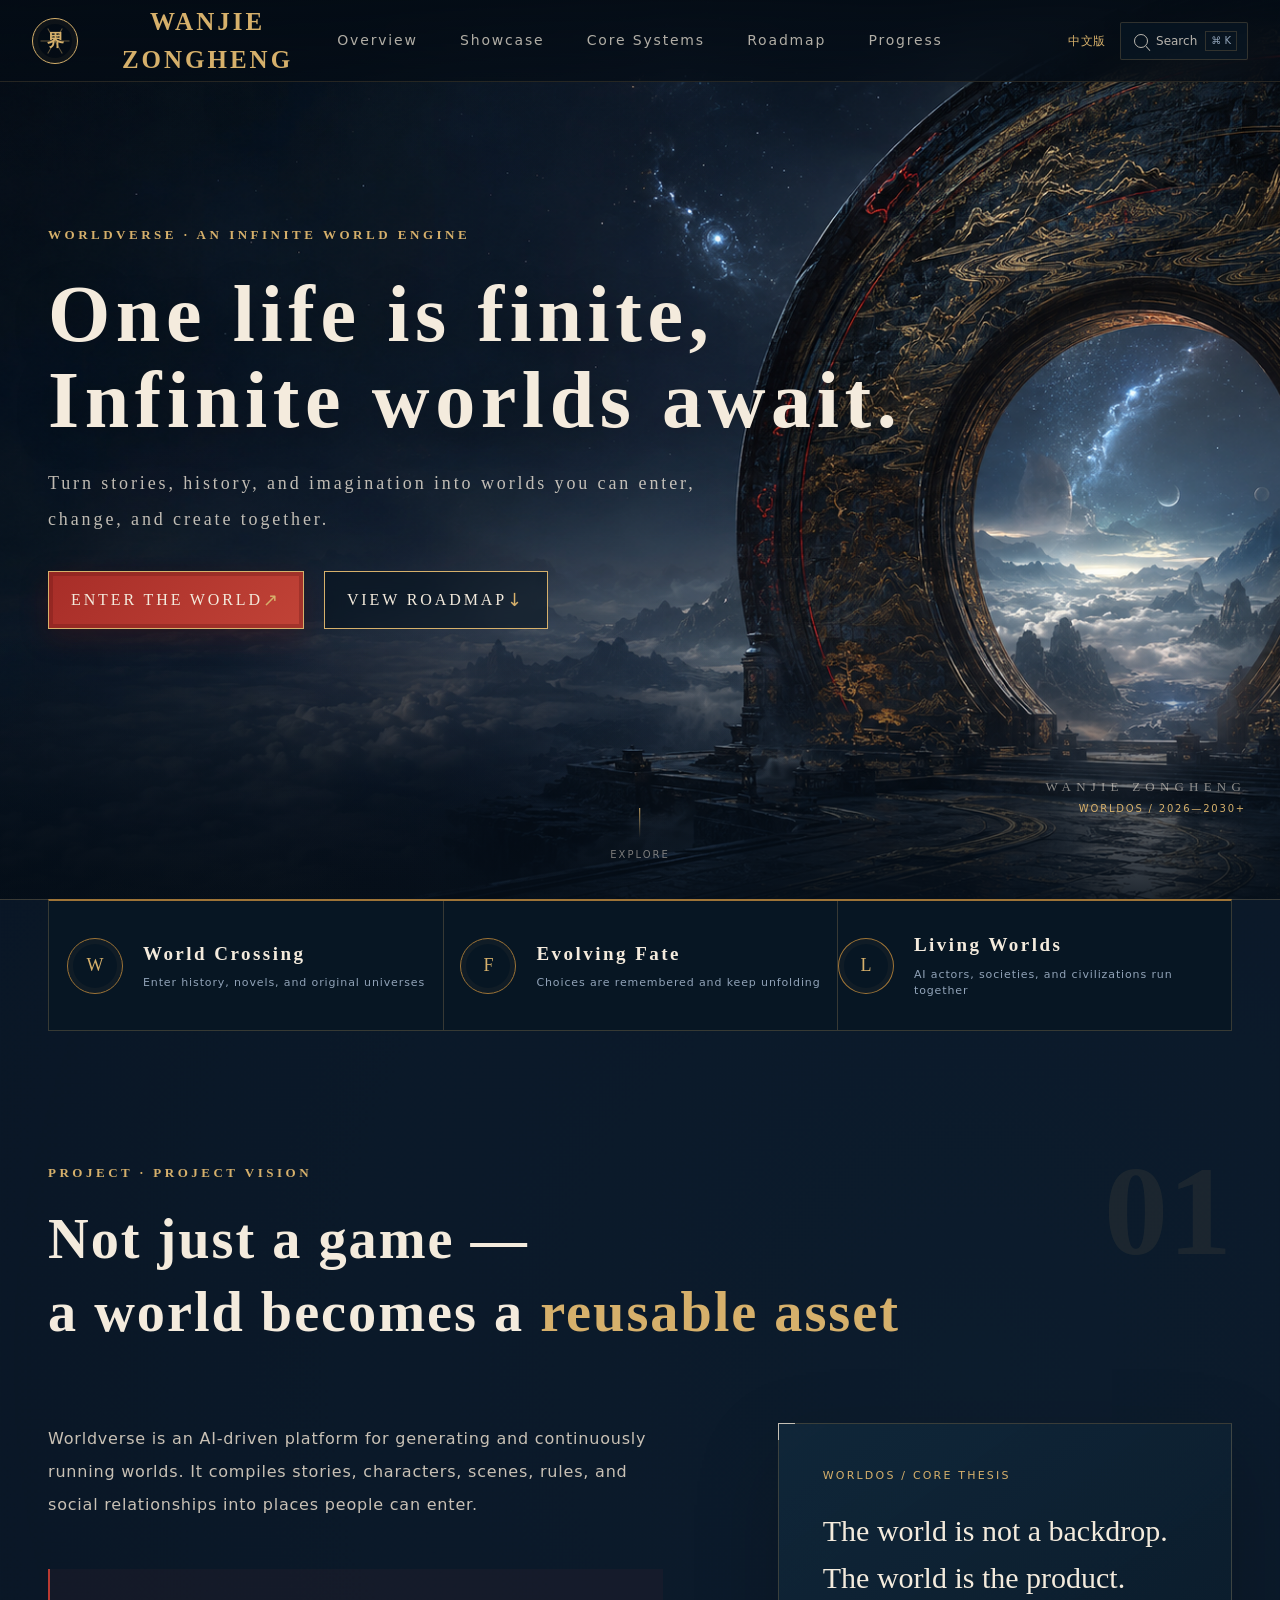
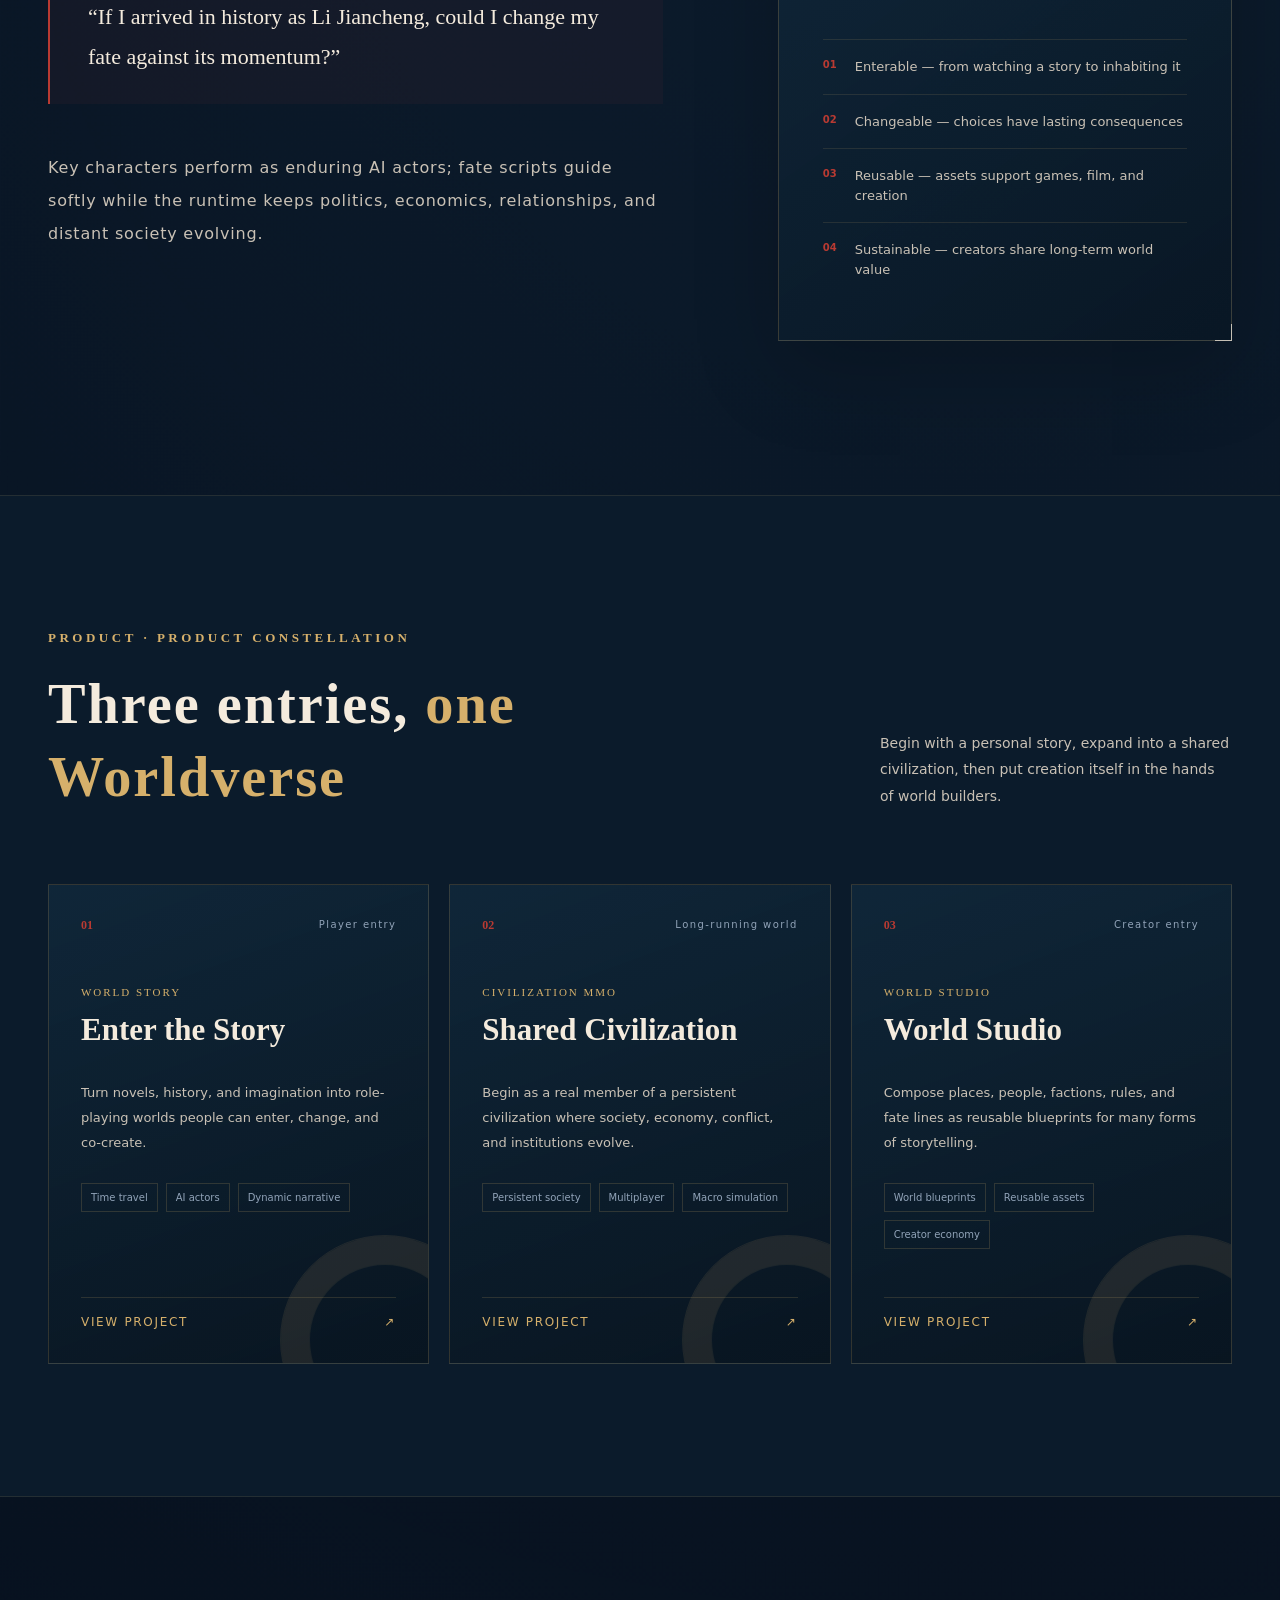
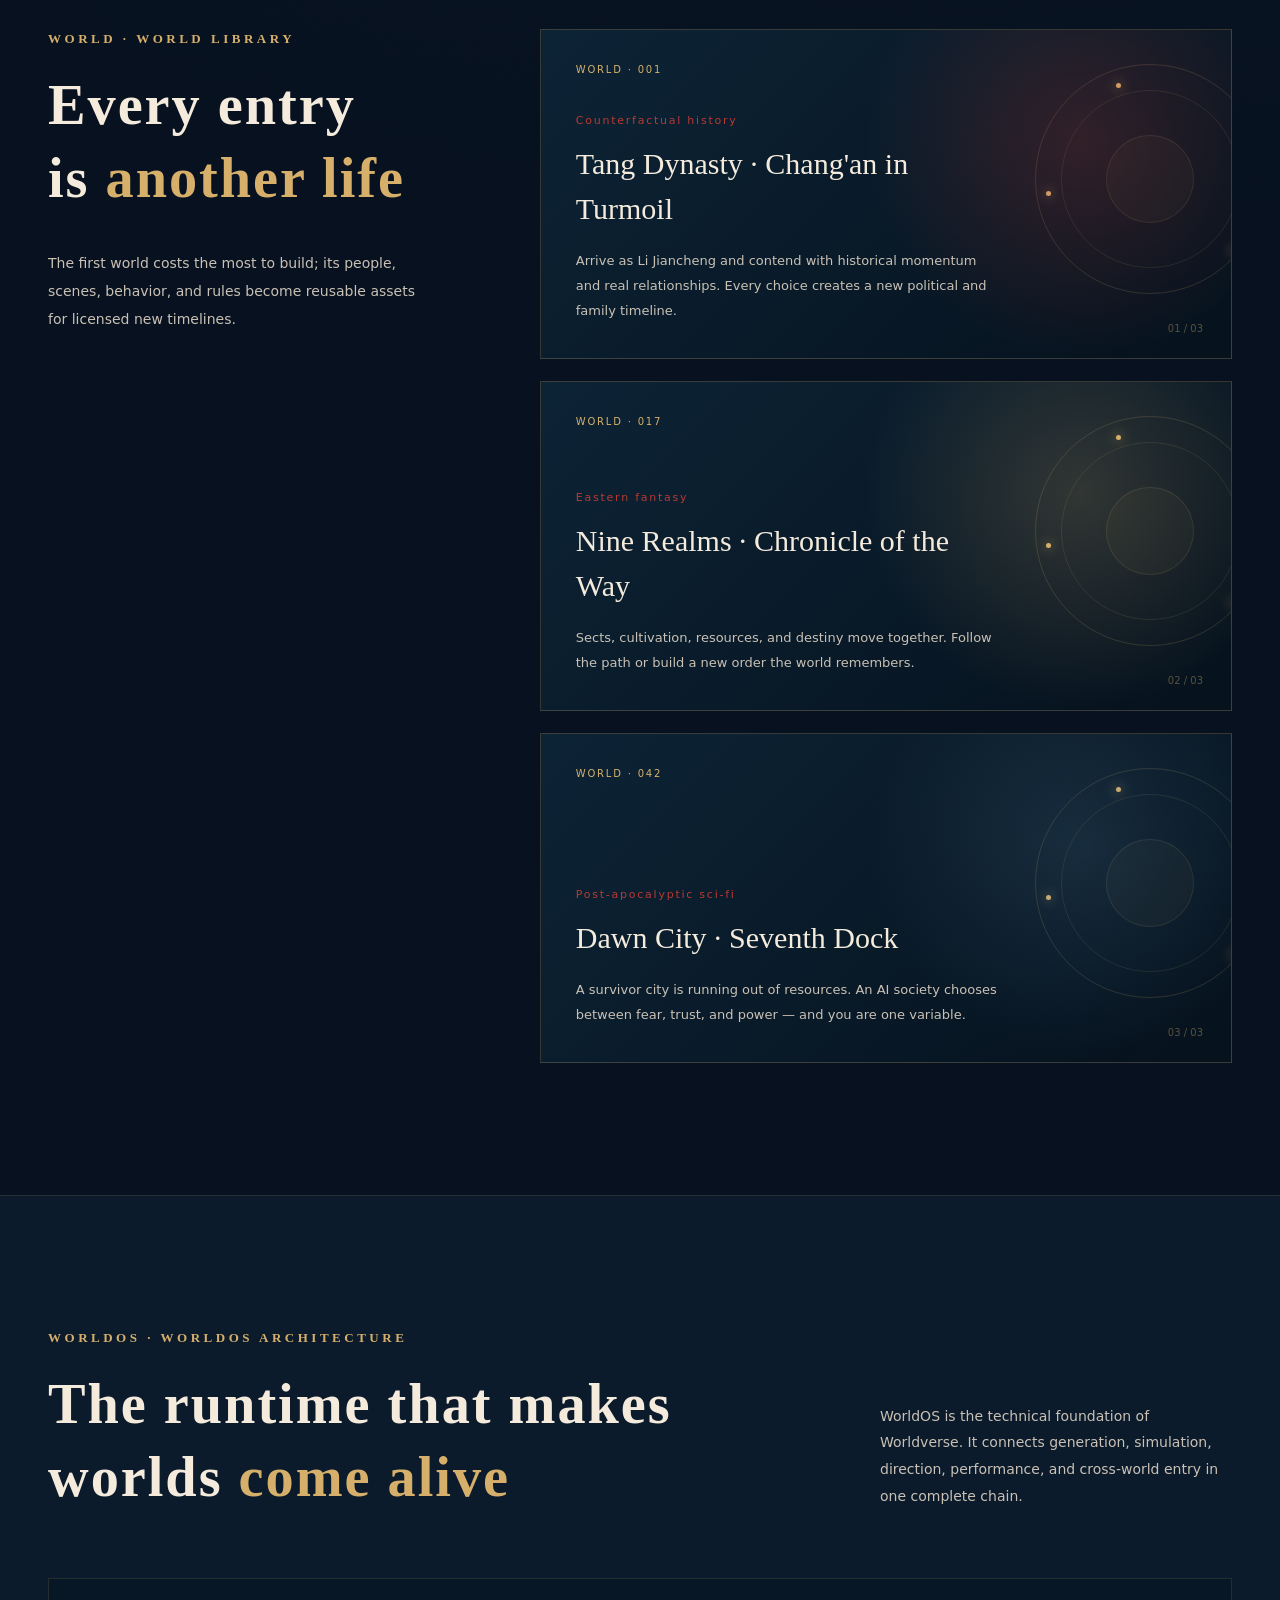
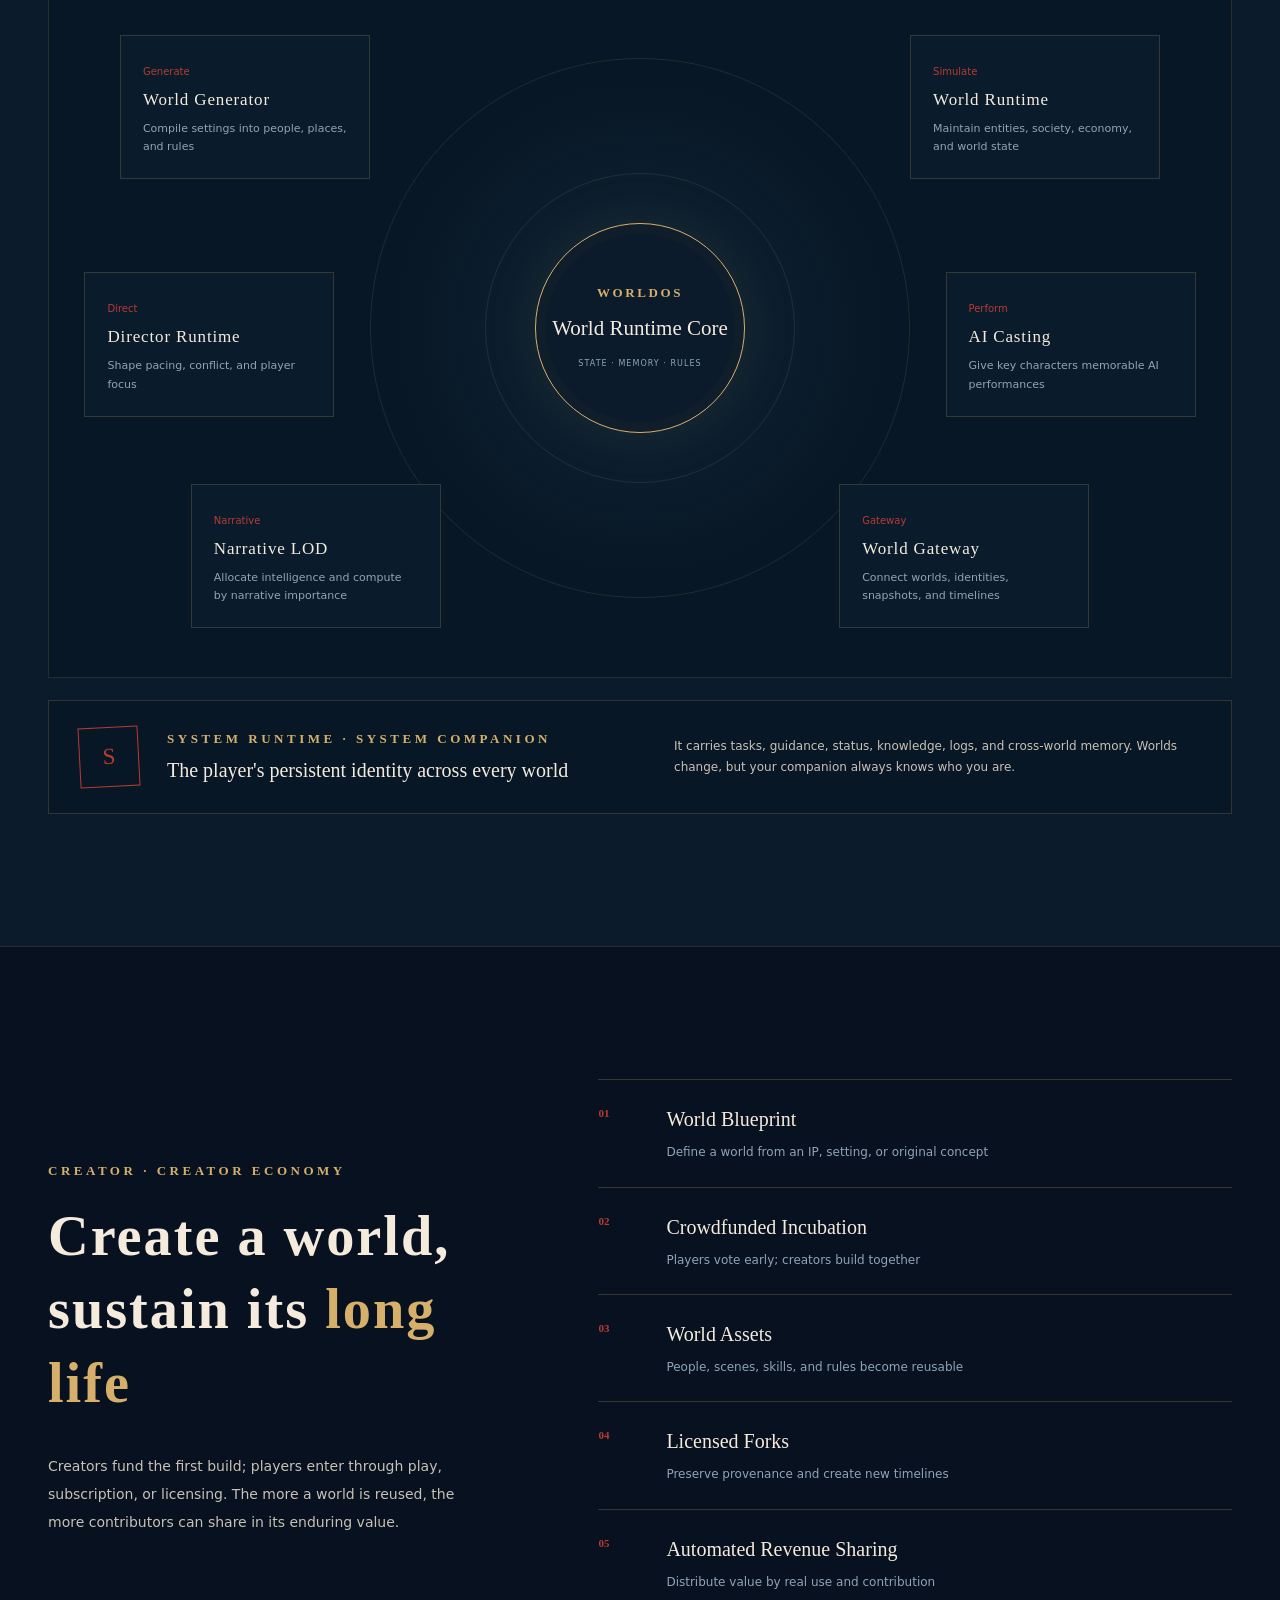
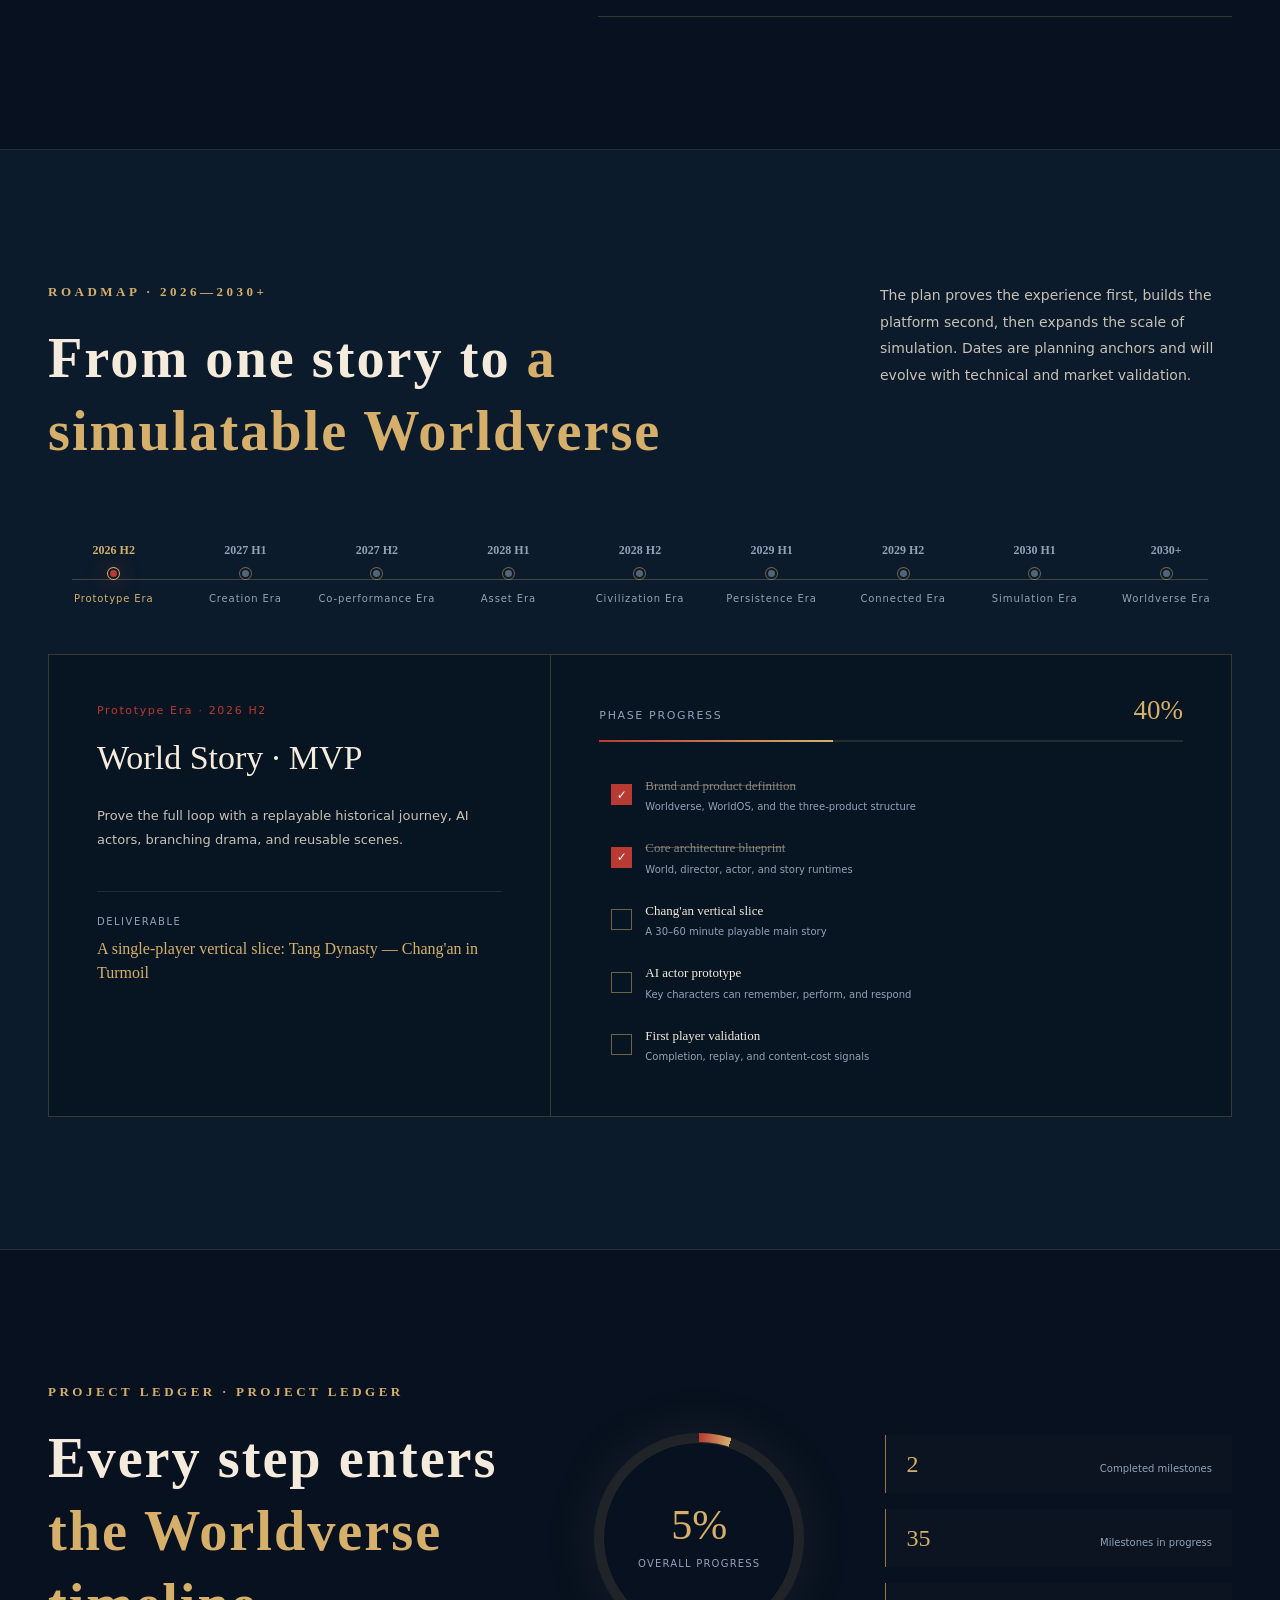
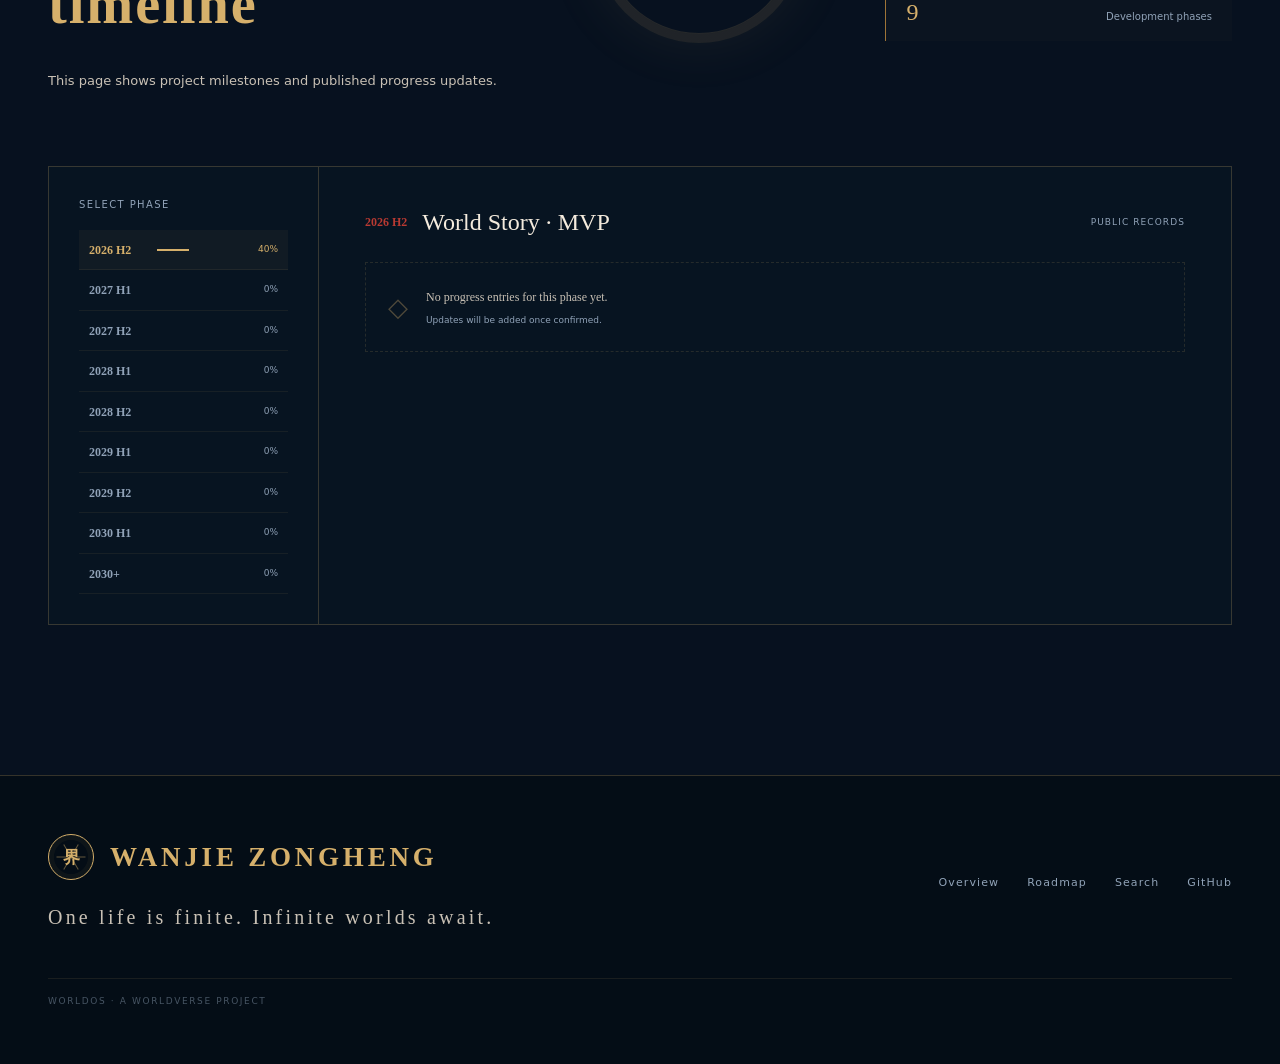
<file: index.html>
<!doctype html>
<html lang="en">
  <head>
    <meta charset="UTF-8">
    <meta name="viewport" content="width=device-width, initial-scale=1">
    <base href="./">
    <title>WorldOS | Worldverse</title>
    <meta name="description" content="Research into agent-driven interactive narrative and virtual world modeling, starting with a prototype set in Tang-era Chang’an.">
    <link rel="icon" href="favicon.svg">
    <link rel="stylesheet" href="assets/site-134ec84aee78.css">
    <script type="module" src="assets/site-ade3b05d9429.js"></script>
  </head>
  <body>
    <div id="root"></div>
    <noscript>Enable JavaScript to view the project overview, research roadmap, and progress.</noscript>
  </body>
</html>
</file>
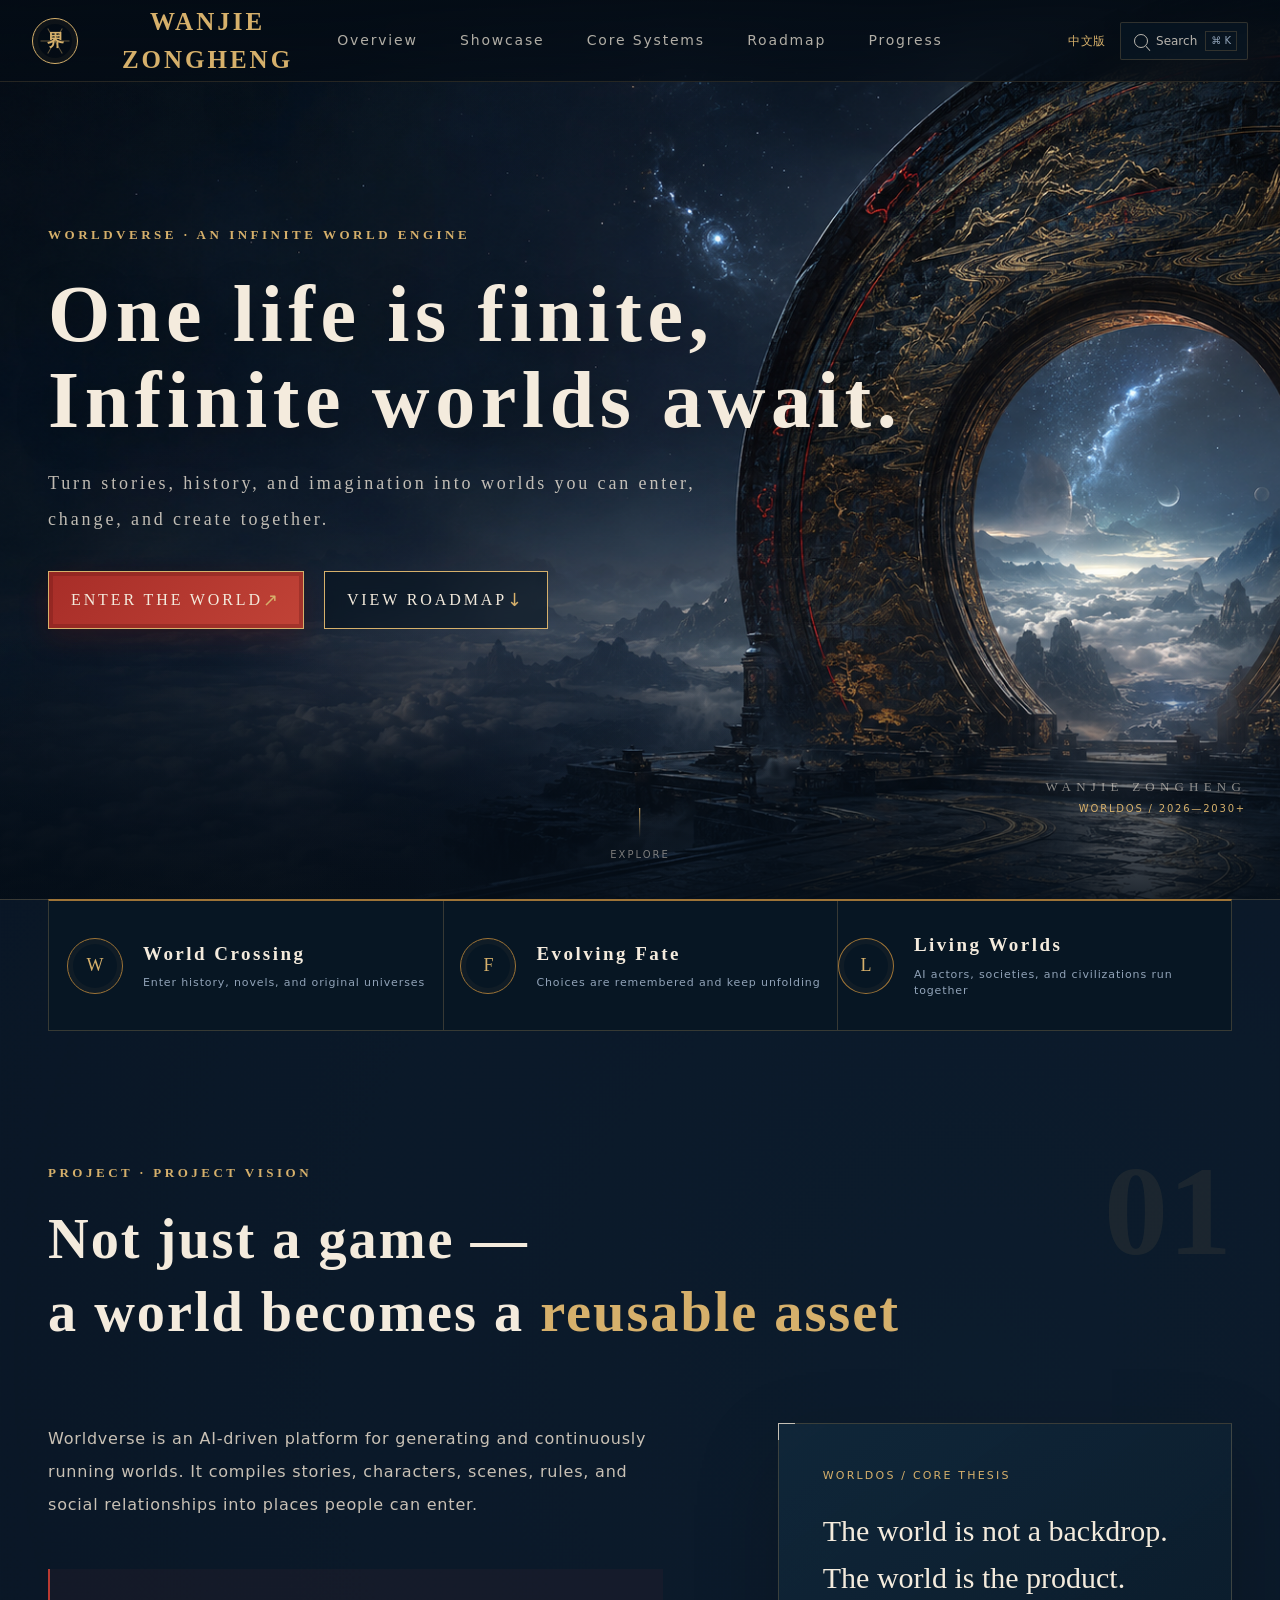
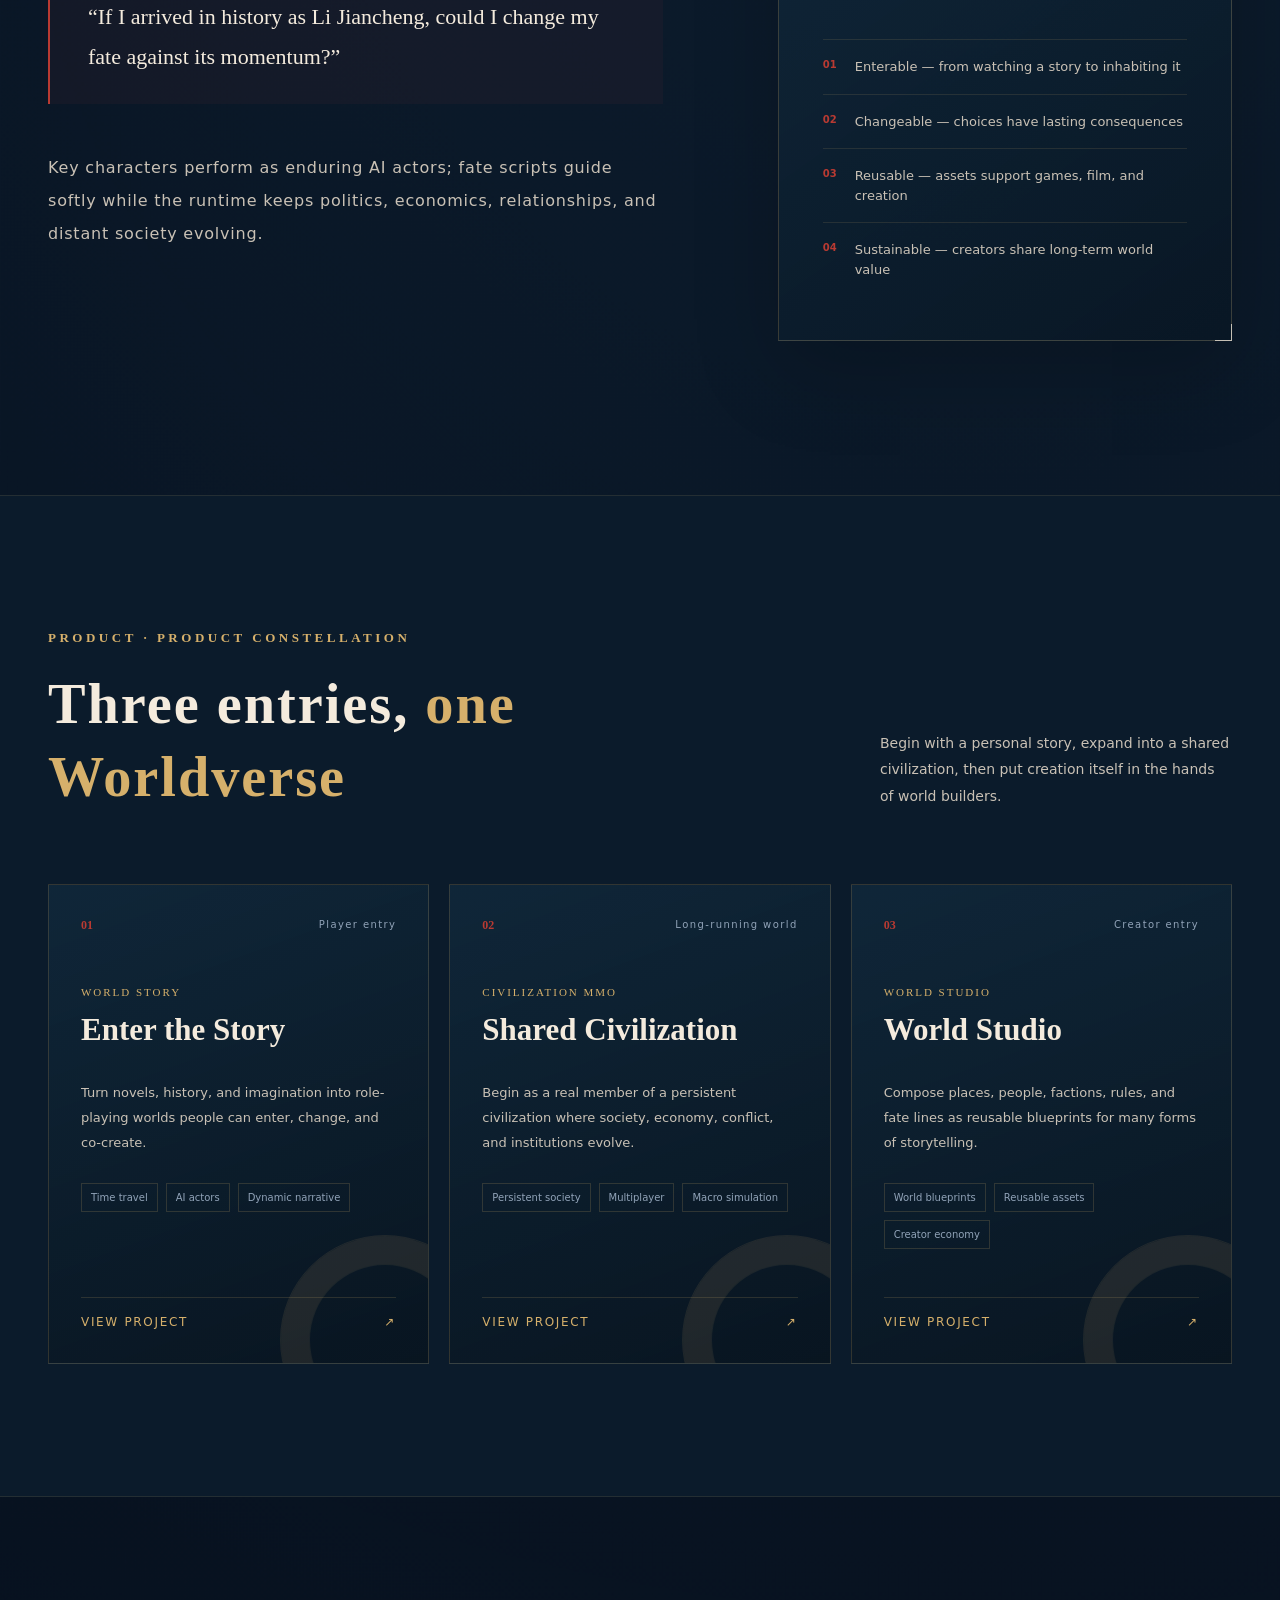
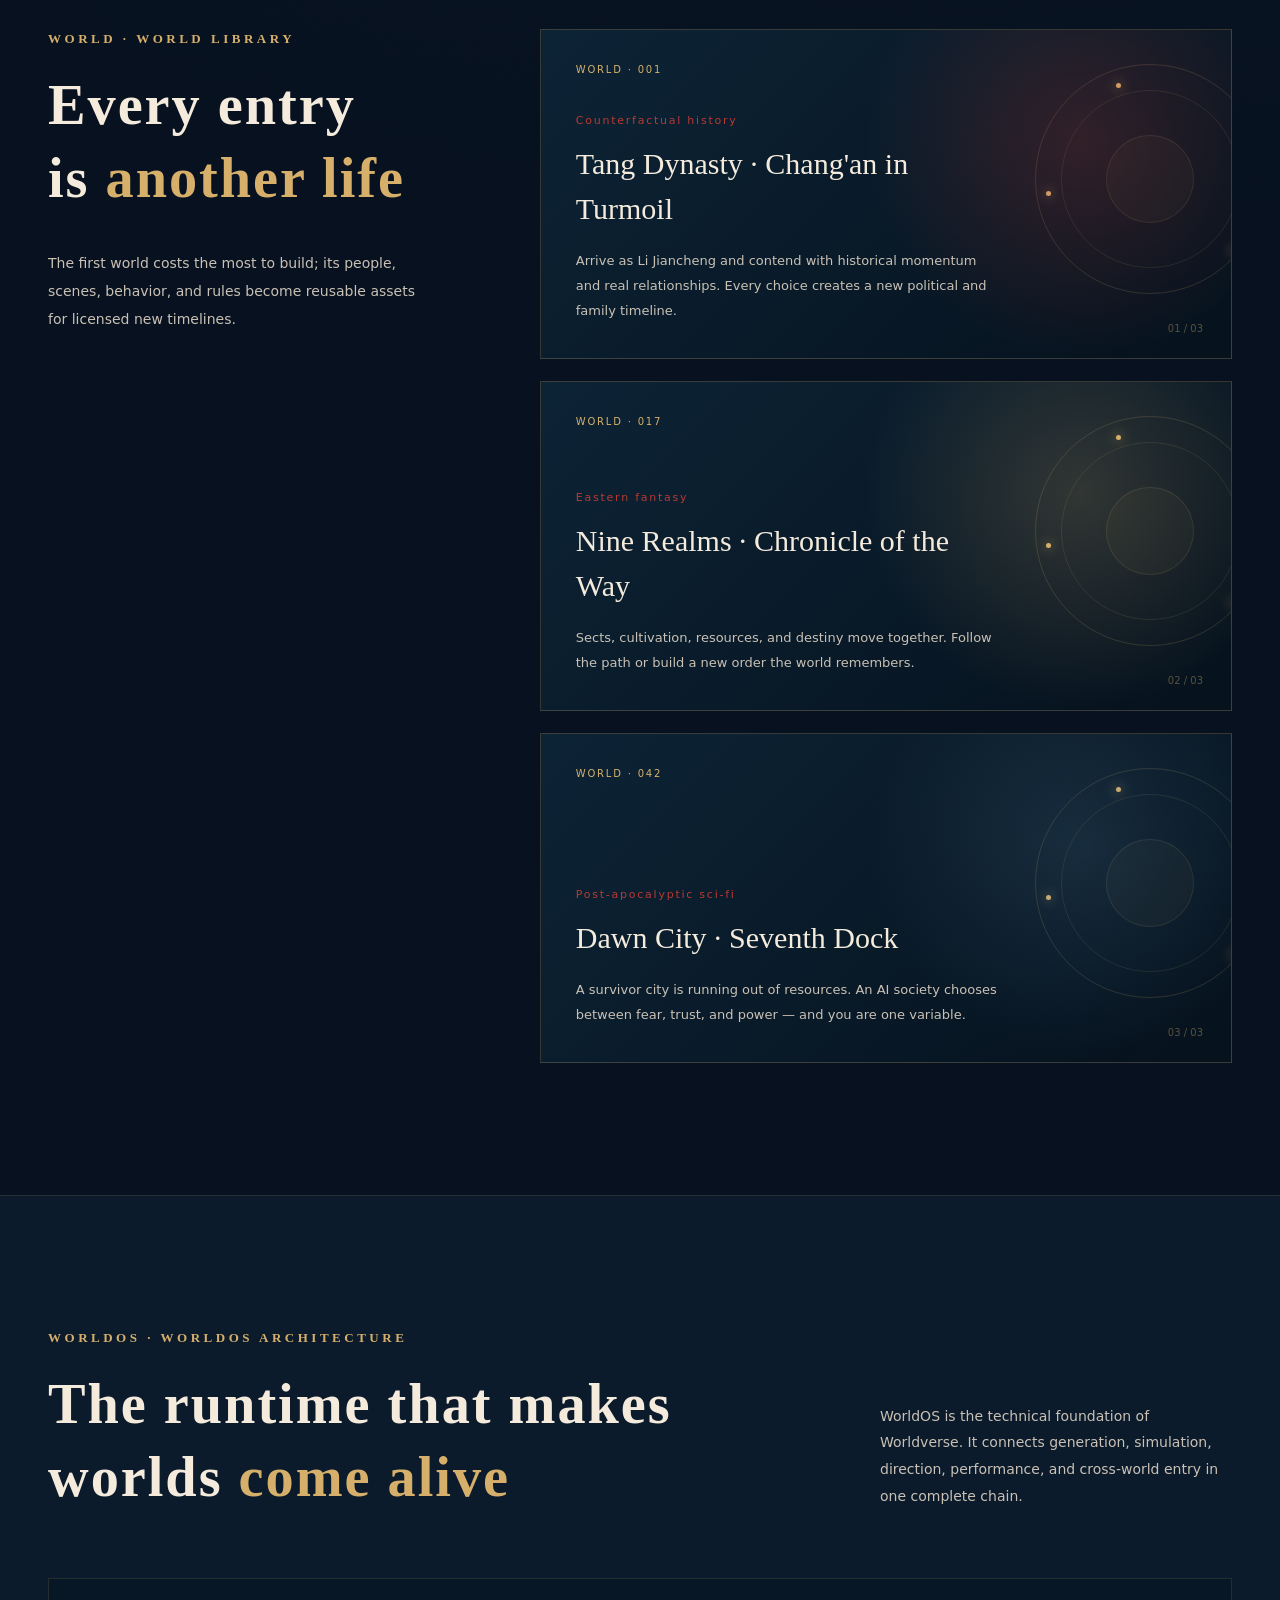
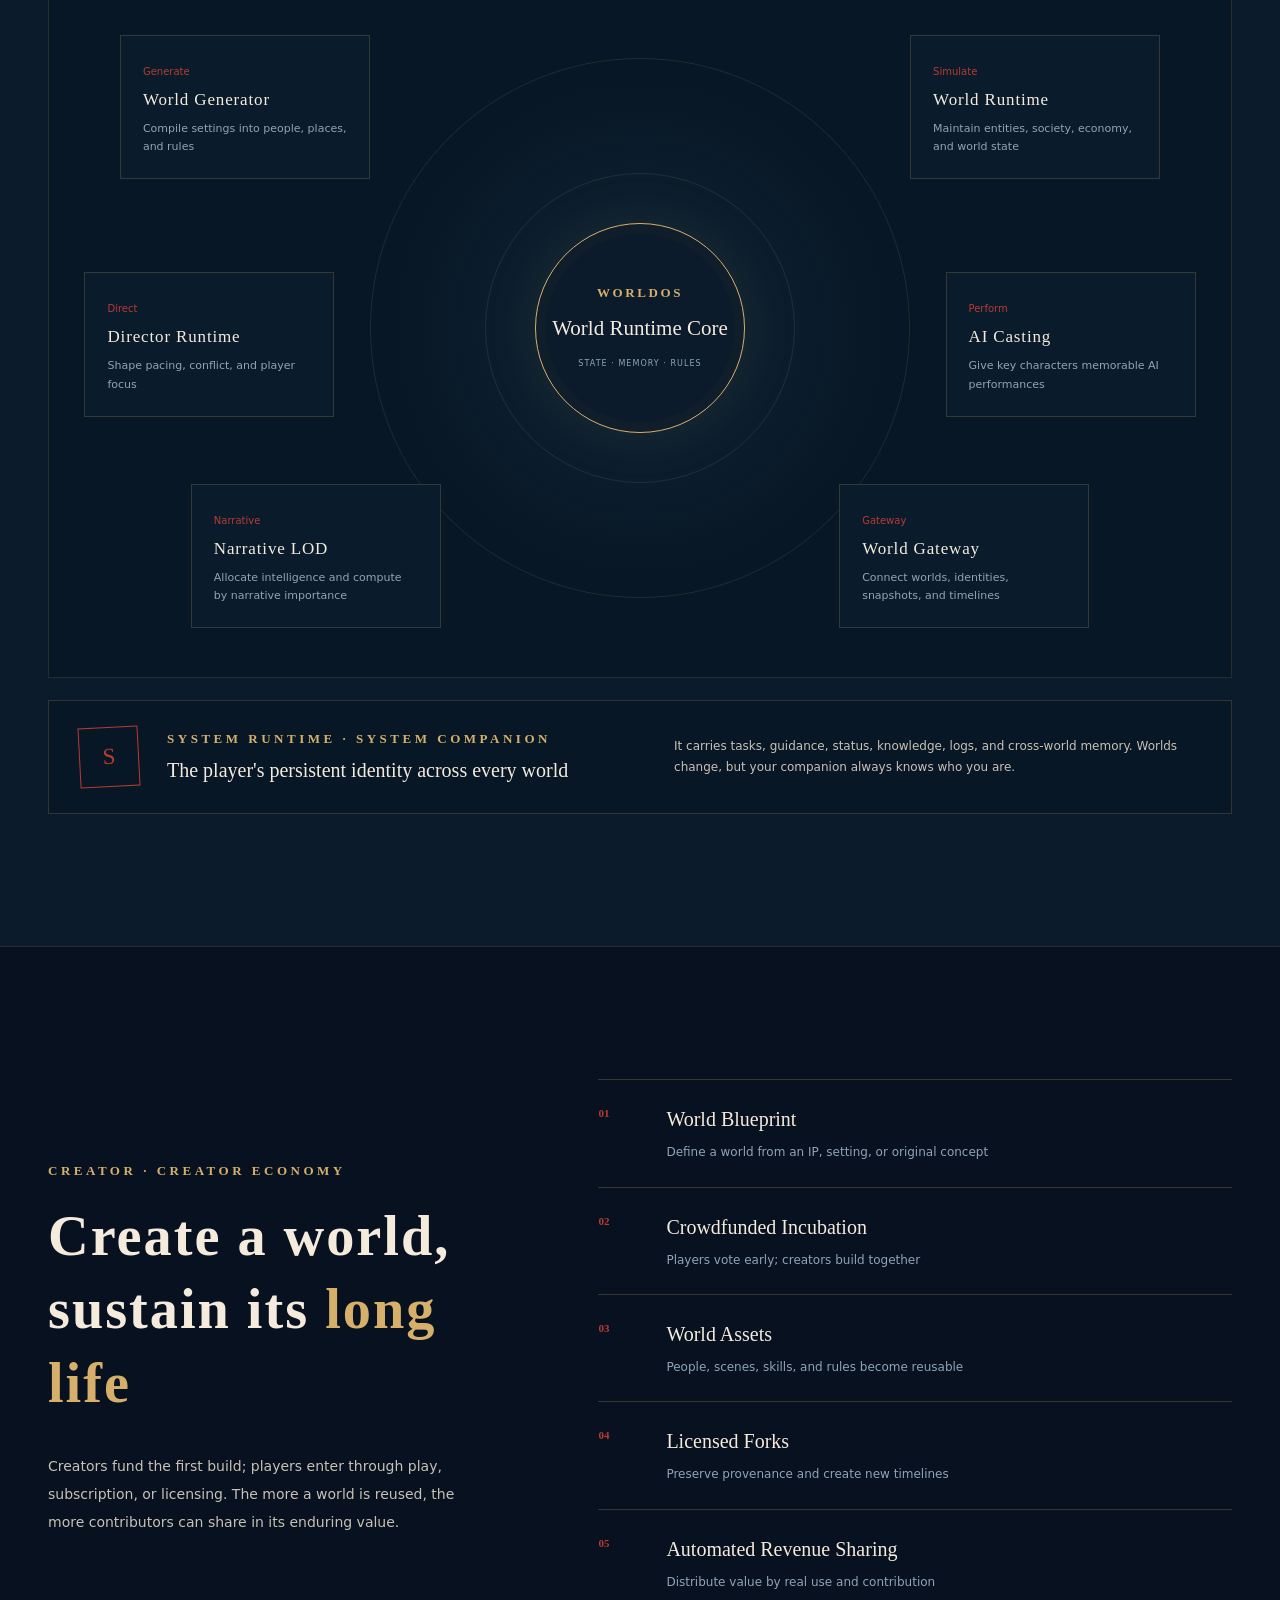
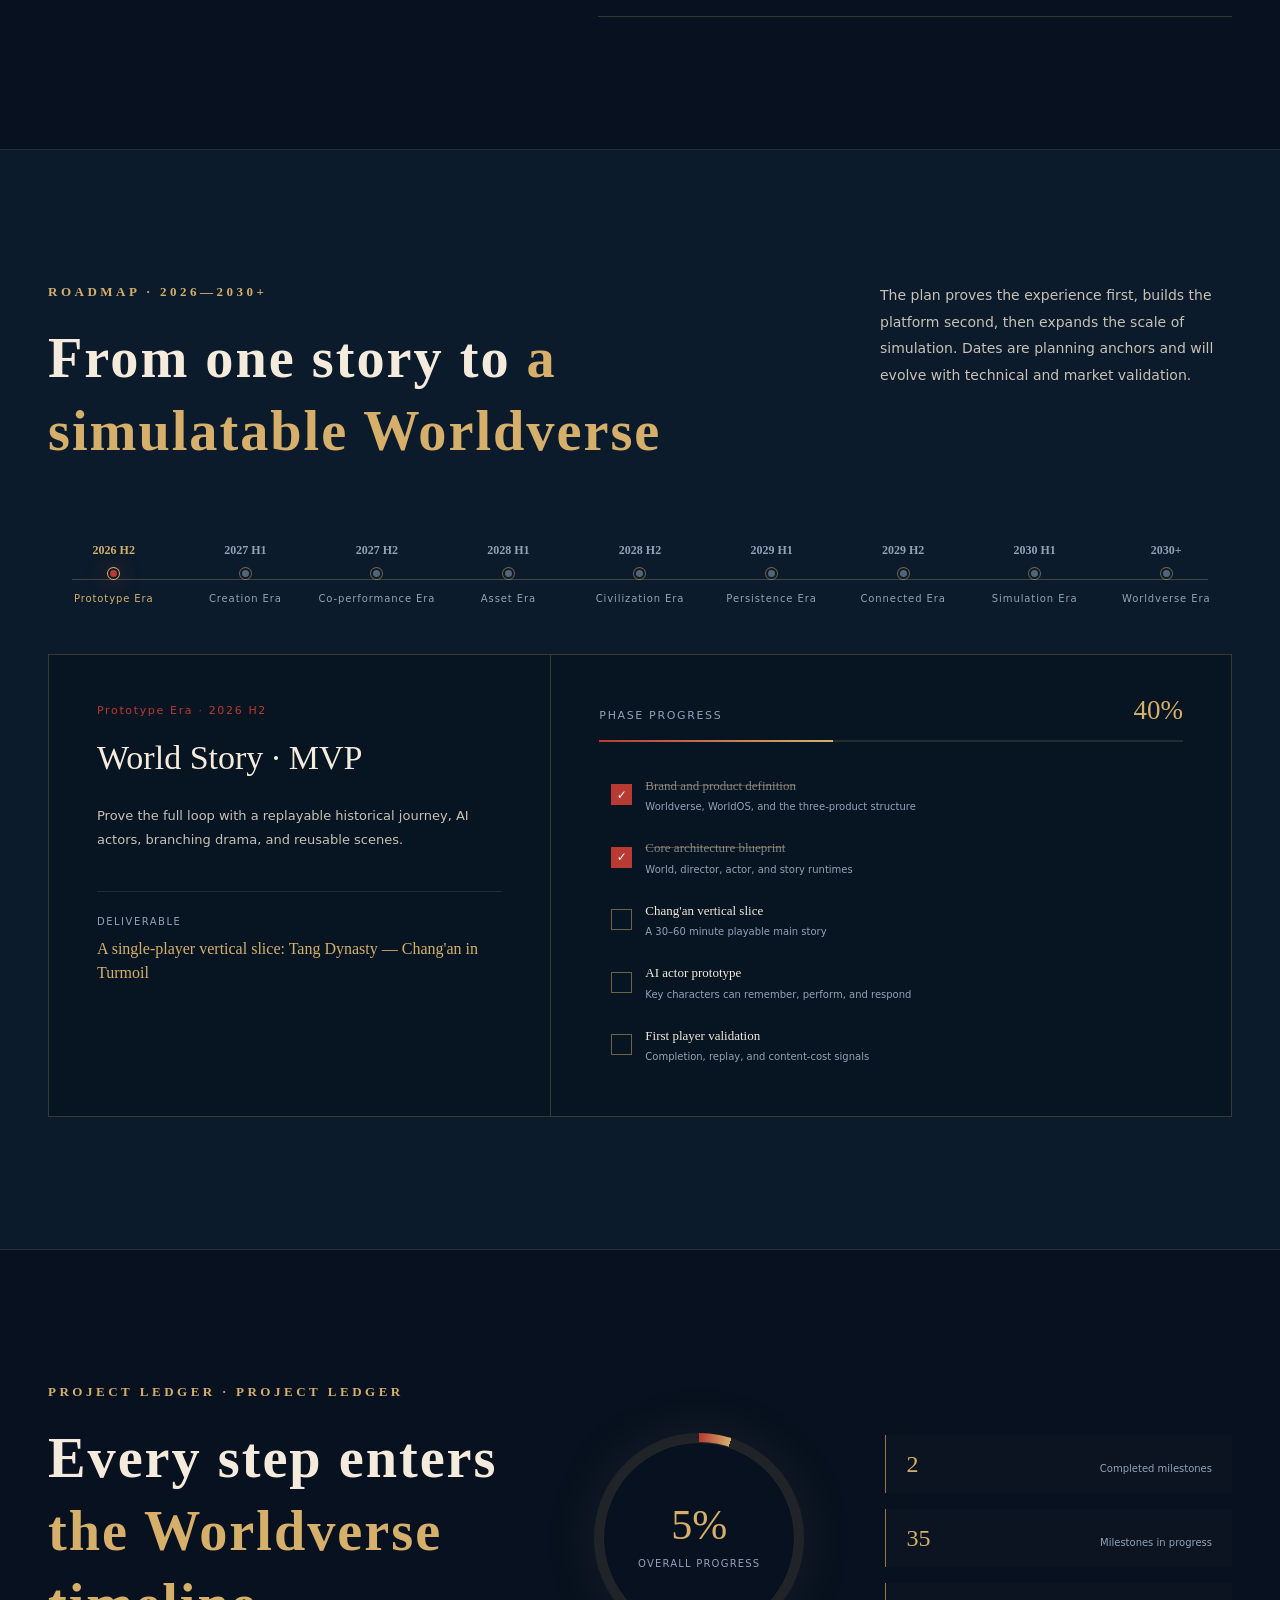
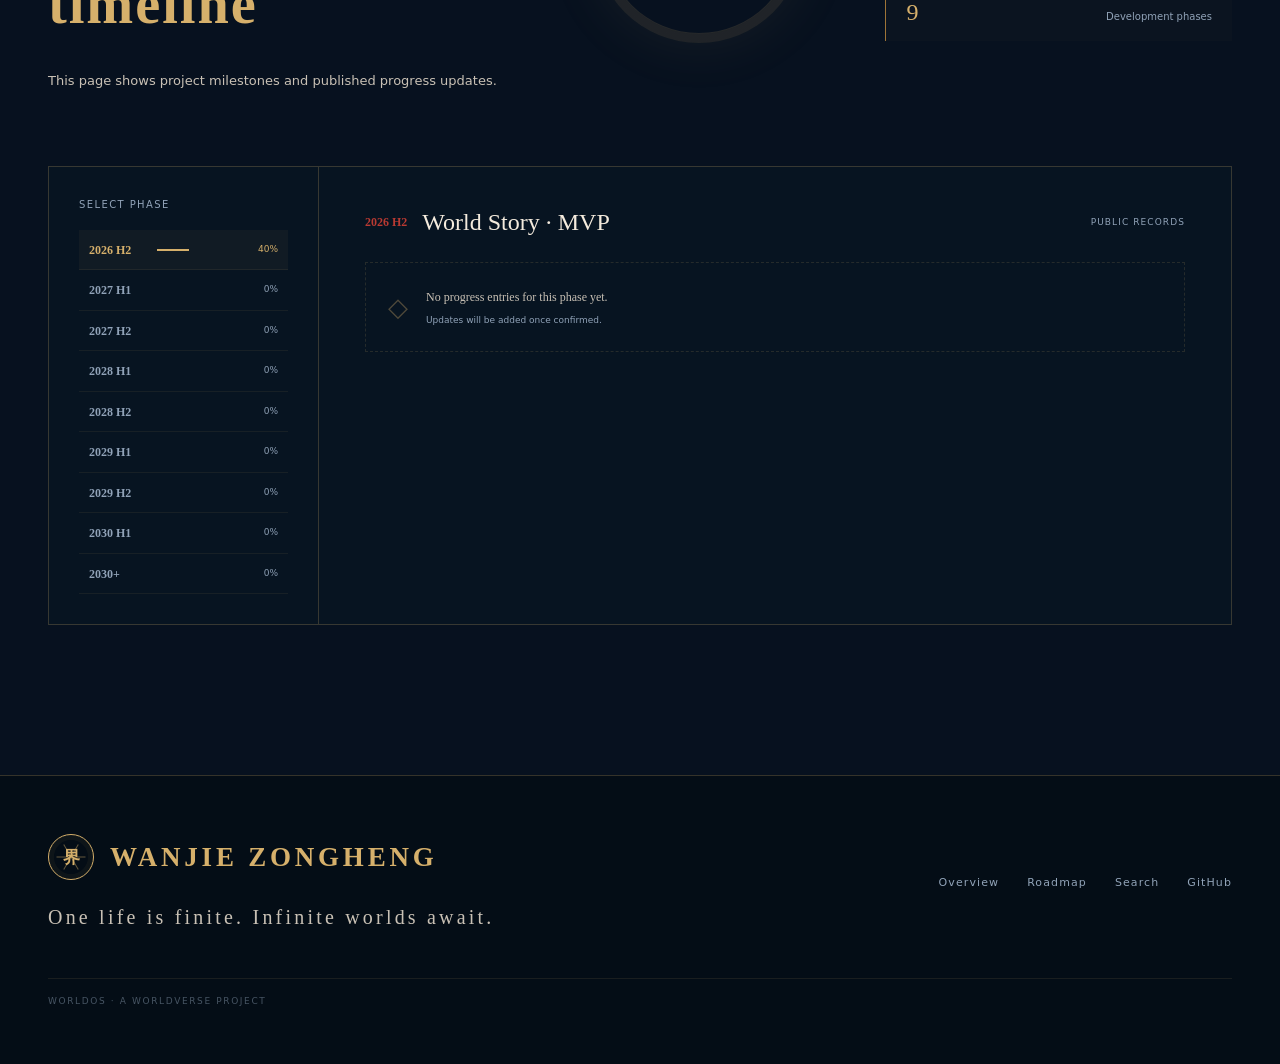
<file: en/index.html>
<!doctype html>
<html lang="en">
  <head>
    <meta charset="UTF-8">
    <meta name="viewport" content="width=device-width, initial-scale=1">
    <base href="../">
    <link rel="canonical" href="https://hymxo.github.io/worldos/">
    <title>WorldOS | Worldverse</title>
    <meta name="description" content="Research into agent-driven interactive narrative and virtual world modeling, starting with a prototype set in Tang-era Chang’an.">
    <link rel="icon" href="favicon.svg">
    <link rel="stylesheet" href="assets/site-134ec84aee78.css">
    <script type="module" src="assets/site-ade3b05d9429.js"></script>
  </head>
  <body>
    <div id="root"></div>
    <noscript>Enable JavaScript to view the project overview, research roadmap, and progress.</noscript>
  </body>
</html>
</file>
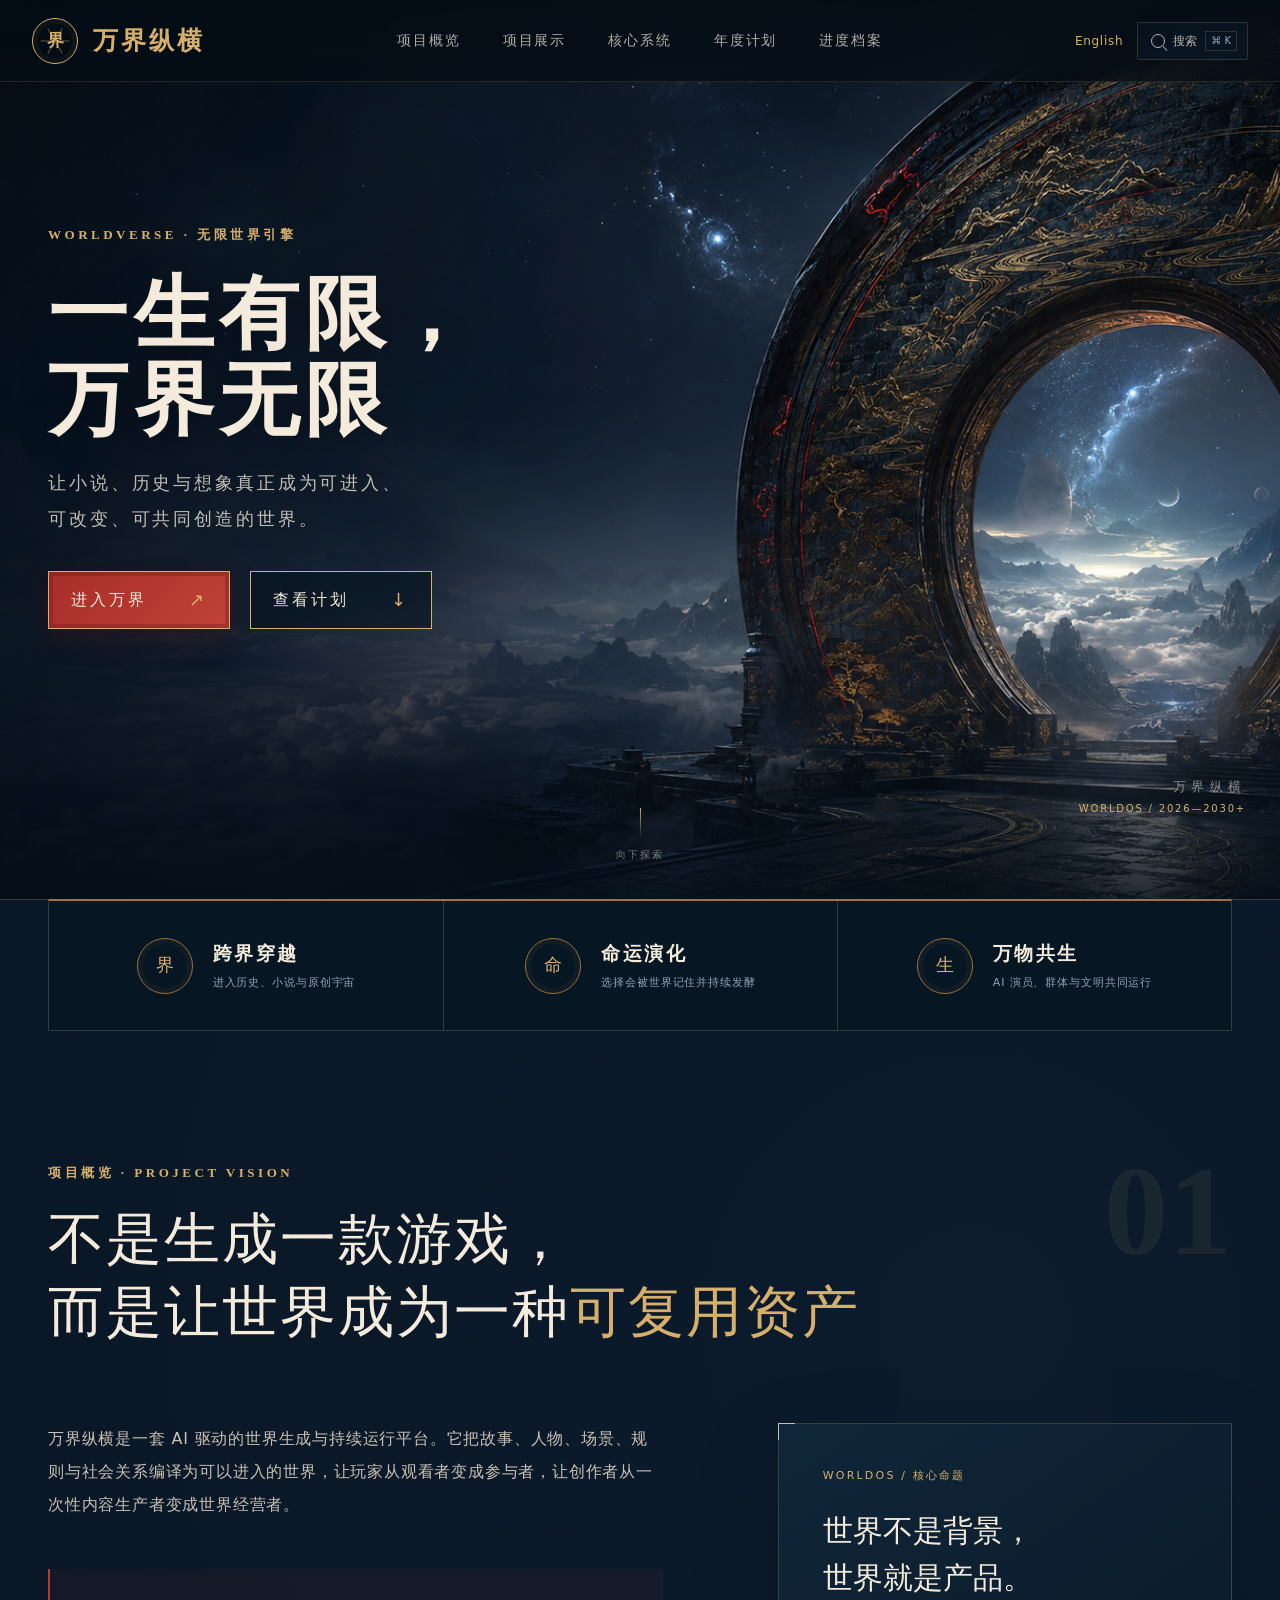
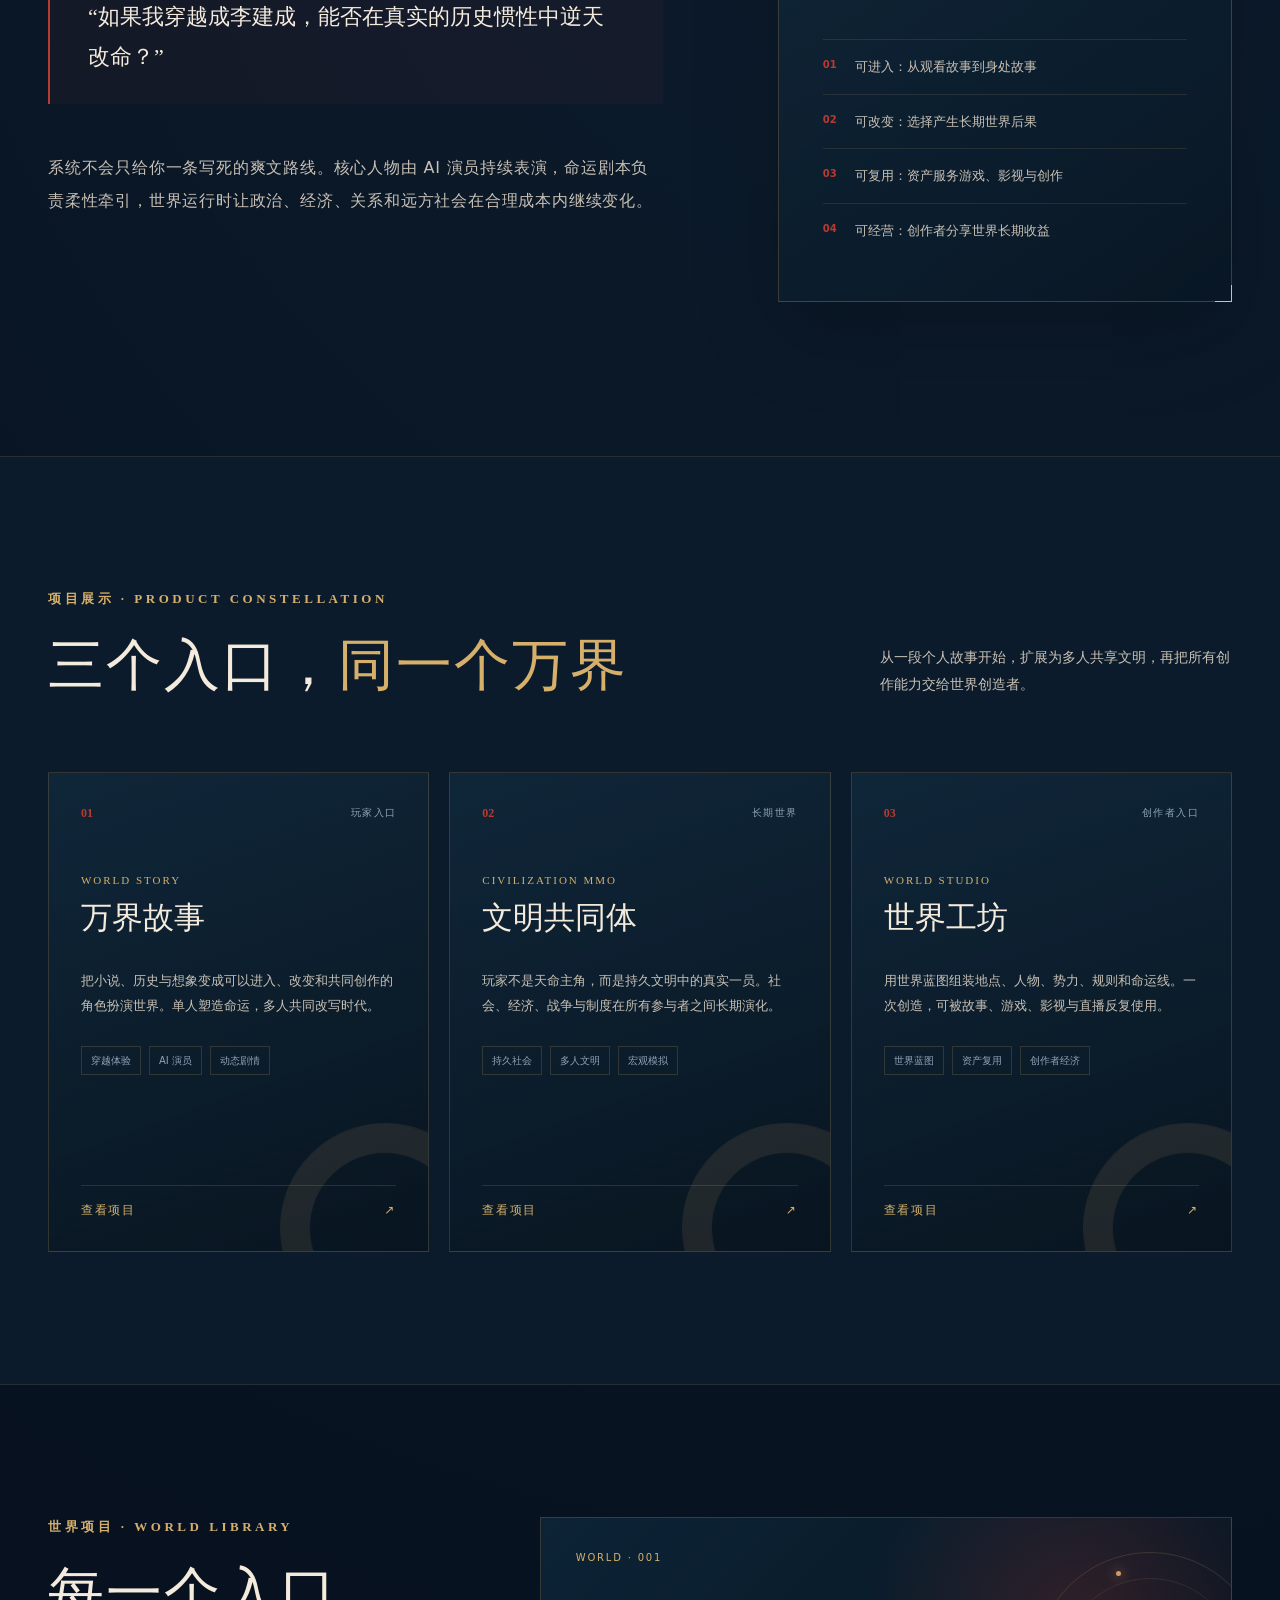
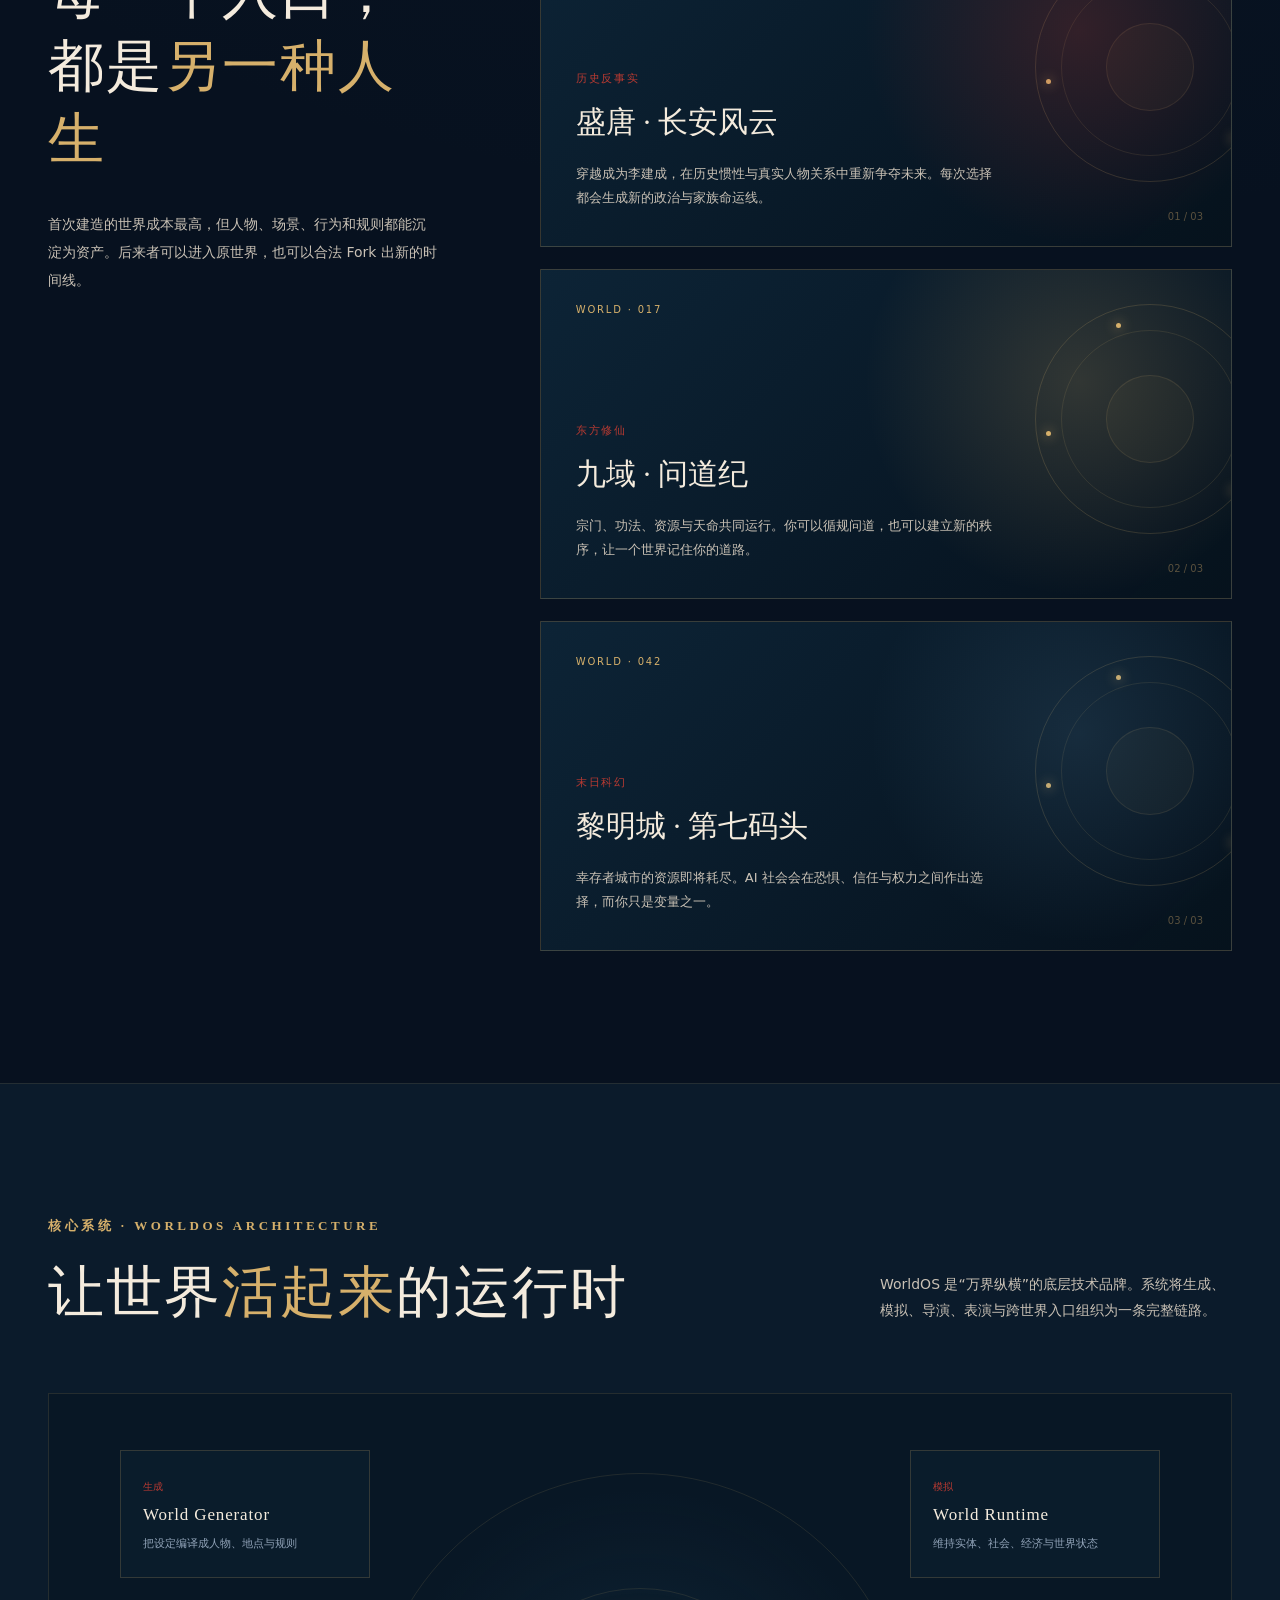
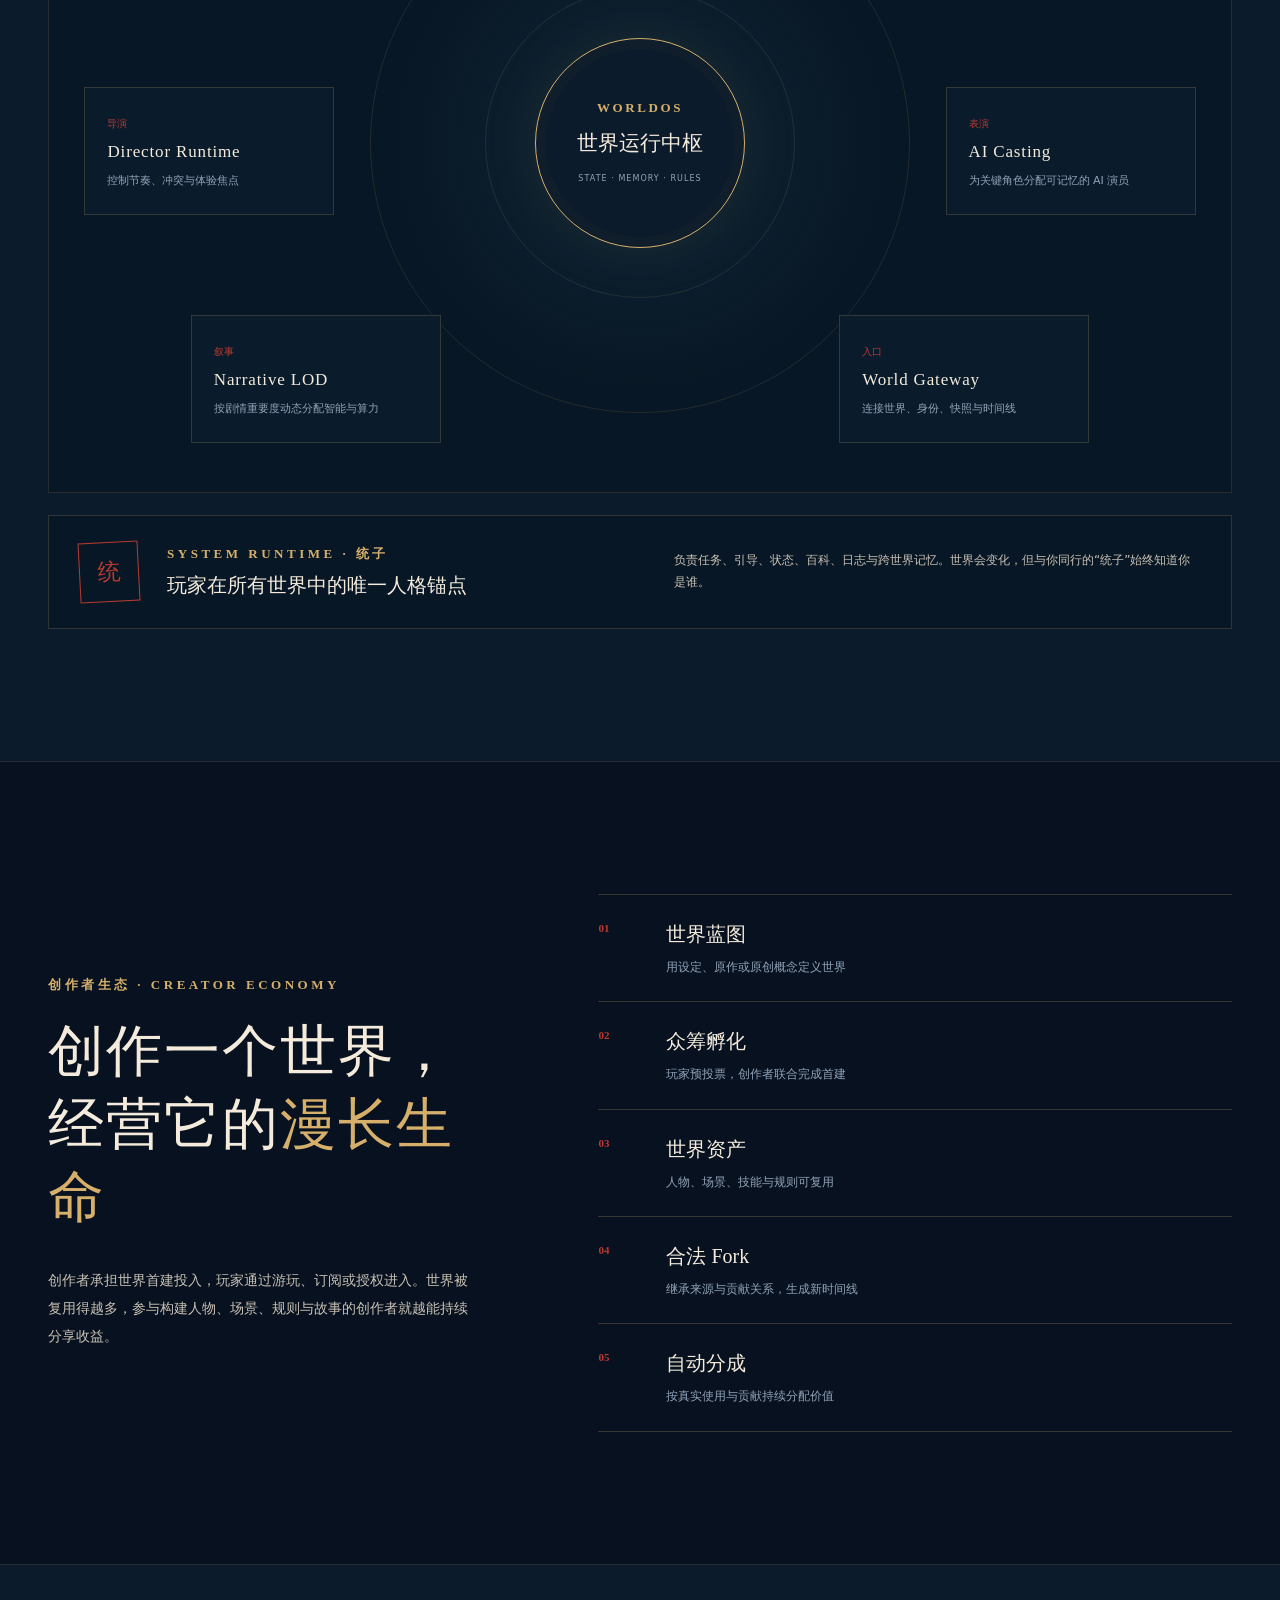
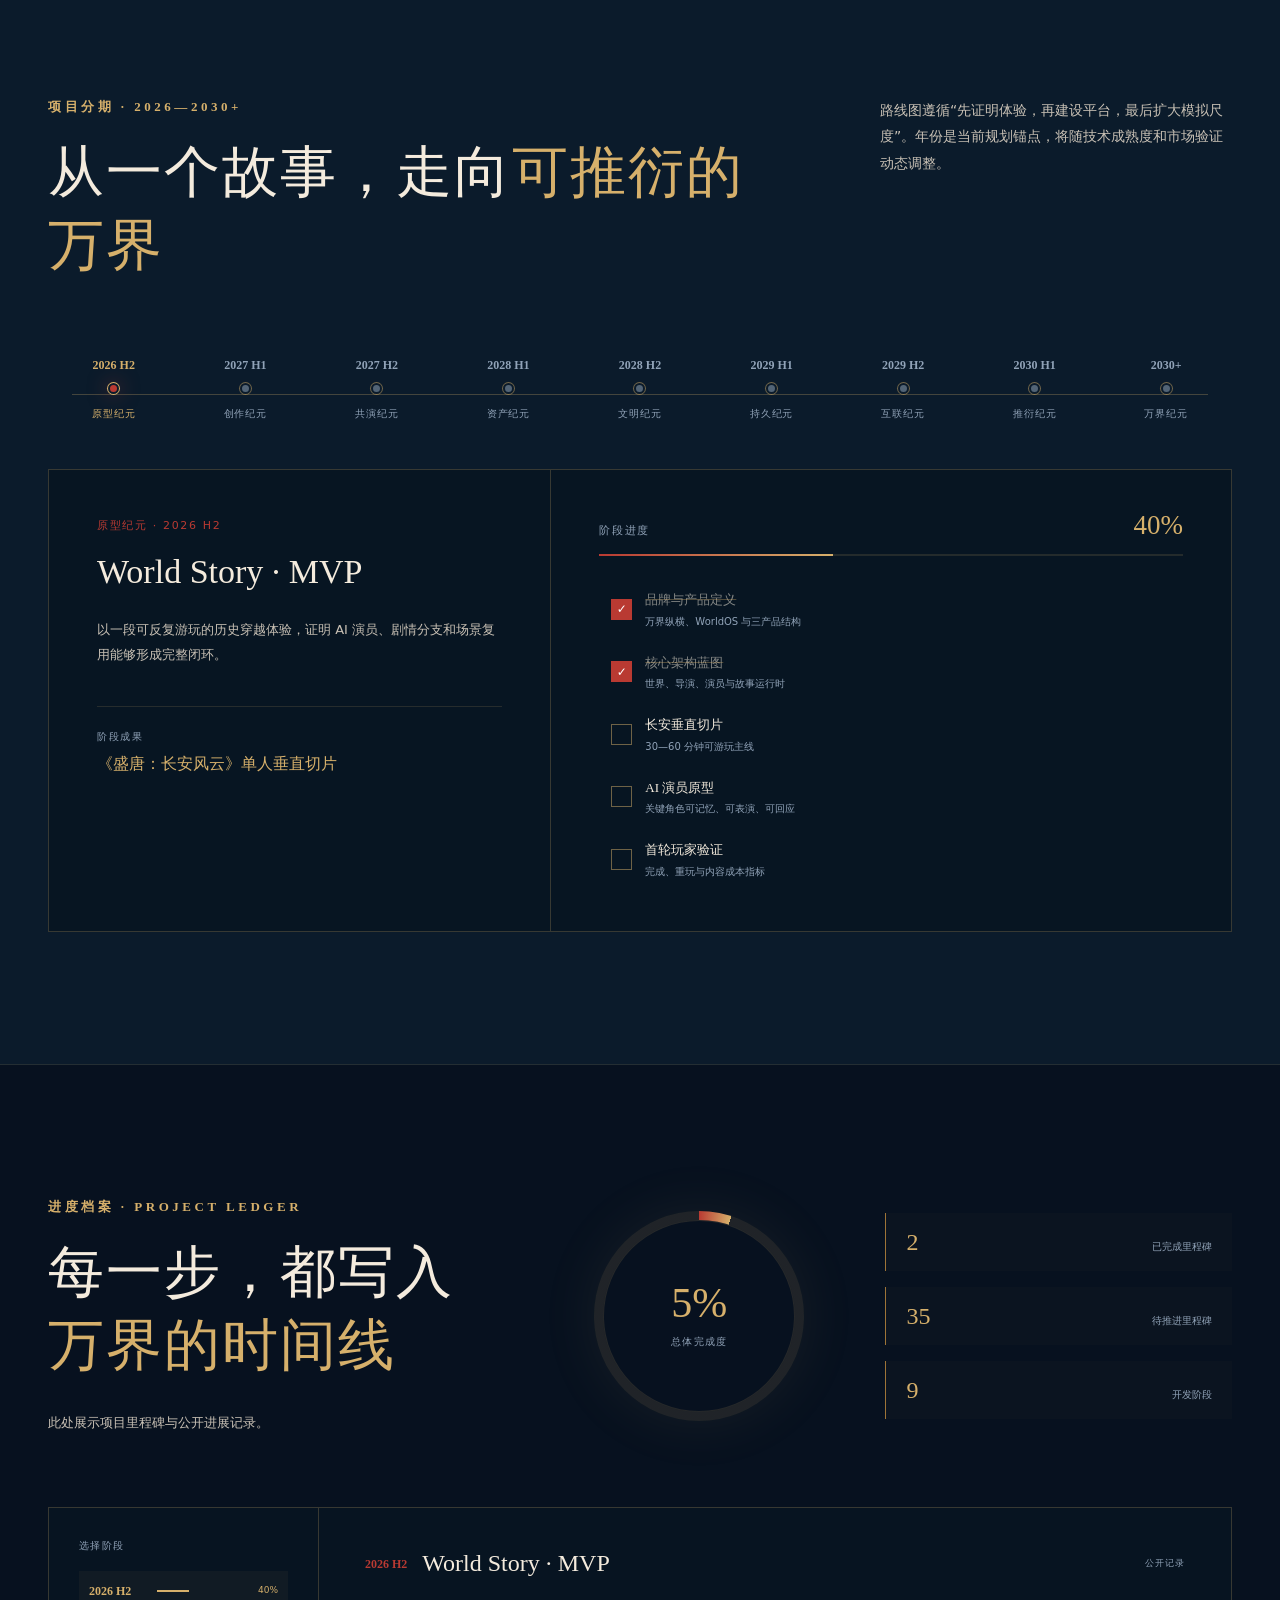
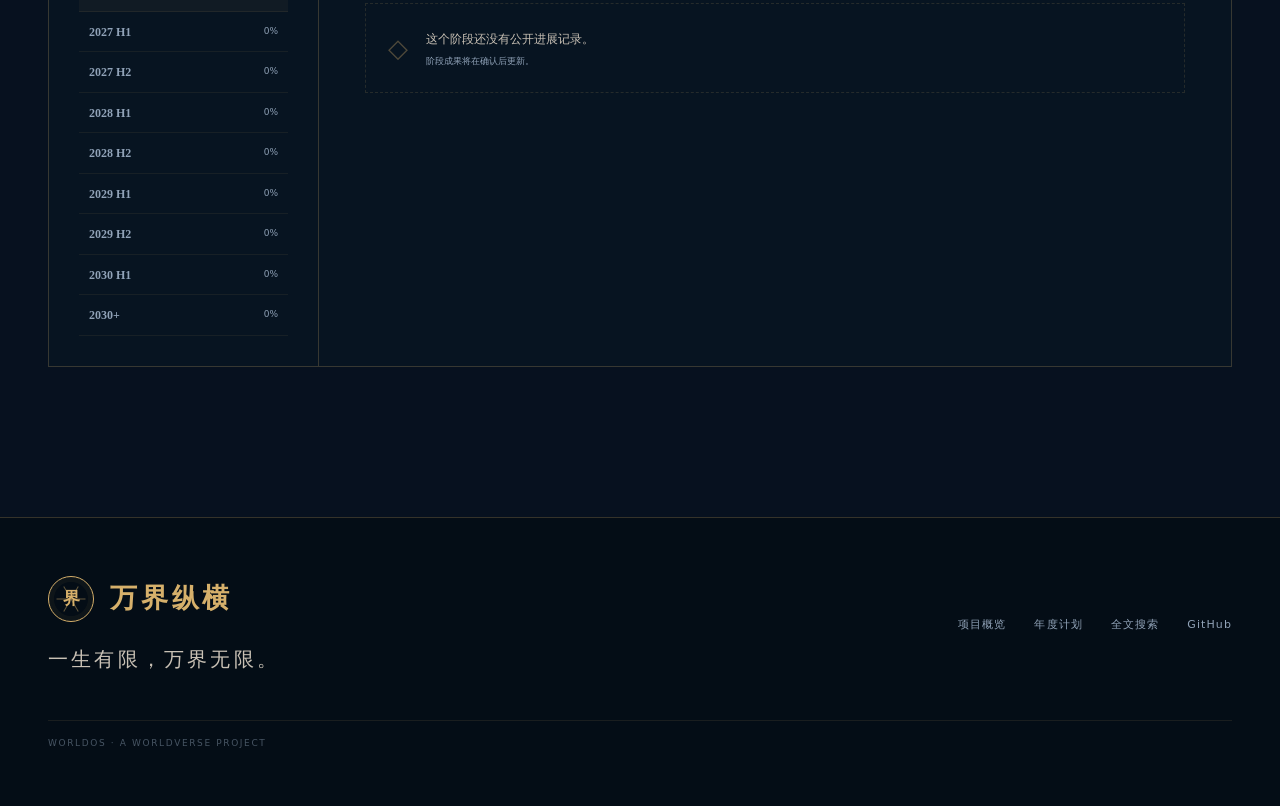
<file: zh/index.html>
<!doctype html>
<html lang="zh-CN">
  <head>
    <meta charset="UTF-8">
    <meta name="viewport" content="width=device-width, initial-scale=1">
    <base href="../">
    <title>万界纵横｜WorldOS</title>
    <meta name="description" content="以唐代长安为首个原型场景，研究智能体驱动的交互叙事与虚拟世界建模。">
    <link rel="icon" href="favicon.svg">
    <link rel="stylesheet" href="assets/site-134ec84aee78.css">
    <script type="module" src="assets/site-ade3b05d9429.js"></script>
  </head>
  <body>
    <div id="root"></div>
    <noscript>请启用 JavaScript 查看万界纵横的项目概览、研究路线图和进展。</noscript>
  </body>
</html>
</file>
<file: assets/site-134ec84aee78.css>
/*! tailwindcss v4.2.1 | MIT License | https://tailwindcss.com */
@layer theme{:root,:host{--font-sans:ui-sans-serif, system-ui, sans-serif, "Apple Color Emoji", "Segoe UI Emoji", "Segoe UI Symbol", "Noto Color Emoji";--font-mono:ui-monospace, SFMono-Regular, Menlo, Monaco, Consolas, "Liberation Mono", "Courier New", monospace;--spacing:.25rem;--default-font-family:var(--font-sans);--default-mono-font-family:var(--font-mono)}}@layer base{*,:after,:before,::backdrop{box-sizing:border-box;border:0 solid;margin:0;padding:0}::file-selector-button{box-sizing:border-box;border:0 solid;margin:0;padding:0}html,:host{-webkit-text-size-adjust:100%;tab-size:4;line-height:1.5;font-family:var(--default-font-family,ui-sans-serif, system-ui, sans-serif, "Apple Color Emoji", "Segoe UI Emoji", "Segoe UI Symbol", "Noto Color Emoji");font-feature-settings:var(--default-font-feature-settings,normal);font-variation-settings:var(--default-font-variation-settings,normal);-webkit-tap-highlight-color:transparent}hr{height:0;color:inherit;border-top-width:1px}abbr:where([title]){-webkit-text-decoration:underline dotted;text-decoration:underline dotted}h1,h2,h3,h4,h5,h6{font-size:inherit;font-weight:inherit}a{color:inherit;-webkit-text-decoration:inherit;-webkit-text-decoration:inherit;-webkit-text-decoration:inherit;-webkit-text-decoration:inherit;text-decoration:inherit}b,strong{font-weight:bolder}code,kbd,samp,pre{font-family:var(--default-mono-font-family,ui-monospace, SFMono-Regular, Menlo, Monaco, Consolas, "Liberation Mono", "Courier New", monospace);font-feature-settings:var(--default-mono-font-feature-settings,normal);font-variation-settings:var(--default-mono-font-variation-settings,normal);font-size:1em}small{font-size:80%}sub,sup{vertical-align:baseline;font-size:75%;line-height:0;position:relative}sub{bottom:-.25em}sup{top:-.5em}table{text-indent:0;border-color:inherit;border-collapse:collapse}:-moz-focusring{outline:auto}progress{vertical-align:baseline}summary{display:list-item}ol,ul,menu{list-style:none}img,svg,video,canvas,audio,iframe,embed,object{vertical-align:middle;display:block}img,video{max-width:100%;height:auto}button,input,select,optgroup,textarea{font:inherit;font-feature-settings:inherit;font-variation-settings:inherit;letter-spacing:inherit;color:inherit;opacity:1;background-color:#0000;border-radius:0}::file-selector-button{font:inherit;font-feature-settings:inherit;font-variation-settings:inherit;letter-spacing:inherit;color:inherit;opacity:1;background-color:#0000;border-radius:0}:where(select:is([multiple],[size])) optgroup{font-weight:bolder}:where(select:is([multiple],[size])) optgroup option{padding-inline-start:20px}::file-selector-button{margin-inline-end:4px}::placeholder{opacity:1}@supports (not ((-webkit-appearance:-apple-pay-button))) or (contain-intrinsic-size:1px){::placeholder{color:currentColor}@supports (color:color-mix(in lab, red, red)){::placeholder{color:color-mix(in oklab, currentcolor 50%, transparent)}}}textarea{resize:vertical}::-webkit-search-decoration{-webkit-appearance:none}::-webkit-date-and-time-value{min-height:1lh;text-align:inherit}::-webkit-datetime-edit{display:inline-flex}::-webkit-datetime-edit-fields-wrapper{padding:0}::-webkit-datetime-edit{padding-block:0}::-webkit-datetime-edit-year-field{padding-block:0}::-webkit-datetime-edit-month-field{padding-block:0}::-webkit-datetime-edit-day-field{padding-block:0}::-webkit-datetime-edit-hour-field{padding-block:0}::-webkit-datetime-edit-minute-field{padding-block:0}::-webkit-datetime-edit-second-field{padding-block:0}::-webkit-datetime-edit-millisecond-field{padding-block:0}::-webkit-datetime-edit-meridiem-field{padding-block:0}::-webkit-calendar-picker-indicator{line-height:1}:-moz-ui-invalid{box-shadow:none}button,input:where([type=button],[type=reset],[type=submit]){appearance:button}::file-selector-button{appearance:button}::-webkit-inner-spin-button{height:auto}::-webkit-outer-spin-button{height:auto}[hidden]:where(:not([hidden=until-found])){display:none!important}}@layer components;@layer utilities{.visible{visibility:visible}.fixed{position:fixed}.relative{position:relative}.start{inset-inline-start:var(--spacing)}.end{inset-inline-end:var(--spacing)}.block{display:block}.table{display:table}.antialiased{-webkit-font-smoothing:antialiased;-moz-osx-font-smoothing:grayscale}}:root{--ink:#07111f;--ink-soft:#0b1b2b;--ink-panel:#0d2030;--paper:#f4ebdd;--paper-muted:#c9c1b5;--gold:#d6b06b;--gold-deep:#9e7437;--vermillion:#b93a32;--blue-gray:#91a3b8;--line:#d6b06b3b;--page:min(1380px, calc(100vw - 96px))}*{box-sizing:border-box}html{scroll-behavior:smooth;background:var(--ink)}body{background:radial-gradient(circle at 76% 15%, #20476333, transparent 28%), var(--ink);color:var(--paper);margin:0;font-family:Noto Sans SC,Microsoft YaHei,PingFang SC,system-ui,sans-serif}button,input,textarea{font:inherit}button{color:inherit}::selection{background:var(--vermillion);color:#fff}.site-header{z-index:80;-webkit-backdrop-filter:blur(18px);backdrop-filter:blur(18px);background:linear-gradient(#040c15f0,#040c15b8);border-bottom:1px solid #d6b06b29;grid-template-columns:290px 1fr 290px;align-items:center;width:100%;height:82px;padding:0 max(32px,50vw - 750px);display:grid;position:fixed;top:0;left:0}.brand{cursor:pointer;background:0 0;border:0;justify-self:start;align-items:center;gap:15px;padding:0;display:inline-flex}.brand-mark{border:1px solid var(--gold);border-radius:50%;flex:none;place-items:center;width:46px;height:46px;display:inline-grid;position:relative;box-shadow:inset 0 0 0 5px #d6b06b0d}.brand-mark:after{content:"界";color:var(--gold);font:600 17px/1 Noto Serif SC,Songti SC,SimSun,serif}.brand-mark i{transform-origin:50%;background:#d6b06b75;width:29px;height:1px;position:absolute;top:50%;left:50%}.brand-mark i:first-child{transform:translate(-50%,-50%)rotate(0)}.brand-mark i:nth-child(2){transform:translate(-50%,-50%)rotate(60deg)}.brand-mark i:nth-child(3){transform:translate(-50%,-50%)rotate(120deg)}.brand-name{letter-spacing:.12em;color:var(--gold);font-family:Noto Serif SC,Songti SC,SimSun,serif;font-size:25px;font-weight:700}.desktop-nav{justify-content:center;gap:clamp(24px,3.3vw,56px);height:100%;display:flex}.desktop-nav button{color:#f4ebddb8;letter-spacing:.13em;cursor:pointer;background:0 0;border:0;font-size:14px;position:relative}.desktop-nav button:after{content:"";background:var(--gold);width:0;height:1px;transition:width .18s;position:absolute;bottom:19px;left:50%;transform:translate(-50%)}.desktop-nav button:hover{color:var(--paper)}.desktop-nav button:hover:after{width:26px}.header-actions{justify-content:flex-end;align-items:center;gap:14px;display:flex}.language-trigger{color:var(--gold);letter-spacing:.06em;font-size:12px;text-decoration:none}.search-trigger{color:#f4ebddbf;cursor:pointer;background:#0a1a288c;border:1px solid #d6b06b33;border-radius:2px;align-items:center;gap:8px;height:38px;padding:0 10px 0 13px;font-size:12px;display:flex}.search-trigger kbd{color:var(--blue-gray);border:1px solid #d6b06b33;padding:3px 5px;font:10px/1.2 system-ui,sans-serif}.search-icon{border:1px solid;border-radius:50%;width:14px;height:14px;display:inline-block;position:relative}.search-icon:after{content:"";background:currentColor;width:6px;height:1px;position:absolute;bottom:-2px;right:-4px;transform:rotate(48deg)}.menu-trigger{cursor:pointer;background:#0a1a288c;border:1px solid #d6b06b33;place-content:center;gap:6px;width:40px;height:38px;display:none}.menu-trigger span{background:var(--gold);width:18px;height:1px;display:block}.hero{border-bottom:1px solid var(--line);height:min(960px,100svh);min-height:900px;position:relative;overflow:hidden}.hero-image,.hero-shade{position:absolute;inset:0}.hero-image{background-image:url(../hero-worldgate.png);background-position:50%;background-repeat:no-repeat;background-size:cover;animation:16s ease-in-out infinite alternate hero-breathe}.hero-shade{background:linear-gradient(90deg,#040d1633 0,#040d1608 44%,#0000 72%),linear-gradient(#02070d2e,#0000 22% 70%,#050e18e6)}@keyframes hero-breathe{0%{transform:scale(1)}to{transform:scale(1.025)}}.hero-content{z-index:2;width:var(--page);margin:0 auto;padding-top:clamp(205px,25vh,255px);position:relative}.eyebrow{color:var(--gold);letter-spacing:.27em;text-transform:uppercase;margin:0;font-family:Georgia,Times New Roman,serif;font-size:13px;font-weight:600}.hero h1{letter-spacing:.07em;text-shadow:0 8px 38px #00000047;margin:26px 0 22px;font-family:Noto Serif SC,Songti SC,STSong,SimSun,serif;font-size:clamp(66px,6.25vw,108px);font-weight:600;line-height:1.08}.hero h1 em{color:var(--paper);font-style:normal}.hero-copy{color:#f4ebddc7;letter-spacing:.16em;margin:0;font-family:Noto Serif SC,Songti SC,serif;font-size:18px;line-height:2}.hero-actions{gap:20px;margin-top:34px;display:flex}.primary-btn,.secondary-btn{border:1px solid var(--gold);letter-spacing:.18em;cursor:pointer;justify-content:space-between;align-items:center;min-width:182px;height:58px;padding:0 22px;font-family:Noto Serif SC,Songti SC,serif;font-size:16px;transition:transform .18s,box-shadow .18s,background .18s;display:flex;position:relative}.primary-btn{background:linear-gradient(135deg,#a72d28,#c14337);box-shadow:inset 0 0 0 4px #6f1a175c,0 8px 28px #5e100d4d}.secondary-btn{-webkit-backdrop-filter:blur(10px);backdrop-filter:blur(10px);background:#05111d8a}.primary-btn:hover,.secondary-btn:hover{transform:translateY(-3px);box-shadow:0 12px 30px #0000004d,0 0 0 1px #d6b06b66}.primary-btn b,.secondary-btn b{color:var(--gold);font:400 18px/1 system-ui}.hero-index{z-index:3;color:#f4ebdd8a;flex-direction:column;align-items:flex-end;gap:7px;display:flex;position:absolute;bottom:84px;right:max(34px,50vw - 690px)}.hero-index span{letter-spacing:.4em;font-family:Noto Serif SC,serif;font-size:13px}.hero-index b{color:var(--gold);letter-spacing:.18em;font:10px/1.2 system-ui}.scroll-cue{z-index:3;color:#f4ebdd7a;letter-spacing:.2em;cursor:pointer;background:0 0;border:0;flex-direction:column;align-items:center;gap:9px;font-size:10px;display:flex;position:absolute;bottom:37px;left:50%;transform:translate(-50%)}.scroll-cue i{background:linear-gradient(var(--gold), transparent);width:1px;height:30px}.pillars{z-index:6;width:var(--page);border:1px solid var(--line);border-top:2px solid var(--gold-deep);background:#081724f7;grid-template-columns:repeat(3,1fr);min-height:132px;margin:-1px auto 0;display:grid;position:relative}.pillars>div{justify-content:center;align-items:center;gap:20px;display:flex}.pillars>div+div{border-left:1px solid var(--line)}.pillar-icon{border:1px solid var(--gold-deep);width:56px;height:56px;color:var(--gold);border-radius:50%;place-items:center;font-family:Noto Serif SC,serif;font-size:18px;display:grid;box-shadow:inset 0 0 0 5px #d6b06b0a}.pillars p{flex-direction:column;gap:7px;margin:0;display:flex}.pillars b{letter-spacing:.13em;font-family:Noto Serif SC,serif;font-size:19px}.pillars small{color:var(--blue-gray);letter-spacing:.08em;font-size:11px}.section{width:var(--page);margin:0 auto;padding:132px 0;scroll-margin-top:72px;position:relative}.section-number{color:#d6b06b14;font:700 clamp(80px,10vw,150px)/1 Georgia,serif;position:absolute;top:116px;right:0}.section-heading h2,.section-intro h2,.worlds-title h2,.economy-copy h2,.progress-overview h2{letter-spacing:.035em;margin:20px 0 0;font-family:Noto Serif SC,Songti SC,serif;font-size:clamp(38px,4.4vw,68px);font-weight:550;line-height:1.3}.section-heading h2 span,.section-intro h2 span,.worlds-title h2 span,.economy-copy h2 span,.progress-overview h2 span{color:var(--gold)}.vision-section{padding-bottom:154px}.vision-grid{grid-template-columns:1.15fr .85fr;gap:9vw;margin-top:74px;display:grid}.vision-lead>p{color:var(--paper-muted);letter-spacing:.05em;margin:0 0 30px;font-size:16px;line-height:2.05}.vision-lead blockquote{border-left:2px solid var(--vermillion);color:var(--paper);background:#b93a320f;margin:48px 0;padding:28px 38px;font-family:Noto Serif SC,serif;font-size:22px;line-height:1.8;position:relative}.manifesto-card{border:1px solid var(--line);background:linear-gradient(145deg,#122d419e,#081623c2);padding:44px;position:relative;box-shadow:0 30px 80px #0000002e}.manifesto-card:before,.manifesto-card:after{content:"";border-color:var(--gold);opacity:.75;width:17px;height:17px;position:absolute}.manifesto-card:before{border-top:1px solid;border-left:1px solid;top:-1px;left:-1px}.manifesto-card:after{border-bottom:1px solid;border-right:1px solid;bottom:-1px;right:-1px}.manifesto-card>p{color:var(--gold);letter-spacing:.2em;margin:0 0 24px;font:11px/1.5 system-ui}.manifesto-card>strong{font-family:Noto Serif SC,serif;font-size:30px;font-weight:500;line-height:1.55}.manifesto-card ul{margin:38px 0 0;padding:0;list-style:none}.manifesto-card li{color:var(--paper-muted);border-top:1px solid #d6b06b21;gap:18px;padding:17px 0;font-size:13px;display:flex}.manifesto-card li span{color:var(--vermillion);font:700 10px/1.5 system-ui}.products-section,.architecture-section,.roadmap-section{background:var(--ink-soft);border-top:1px solid #d6b06b1f;border-bottom:1px solid #d6b06b1f;width:100%;padding-left:max(48px,50vw - 690px);padding-right:max(48px,50vw - 690px)}.section-intro{grid-template-columns:1.2fr .6fr;align-items:end;gap:10vw;display:grid}.section-intro>p{color:var(--paper-muted);margin:0 0 5px;font-size:14px;line-height:1.9}.product-grid{grid-template-columns:repeat(3,1fr);gap:20px;margin-top:70px;display:grid}.product-card{background:linear-gradient(160deg,#122d419e,#08141fe6);border:1px solid #d6b06b33;flex-direction:column;min-height:480px;padding:32px;transition:transform .22s,border-color .22s;display:flex;position:relative;overflow:hidden}.product-card:after{content:"";border:1px solid #d6b06b1c;border-radius:50%;width:210px;height:210px;position:absolute;bottom:-82px;right:-62px;box-shadow:inset 0 0 0 28px #d6b06b04,inset 0 0 0 29px #d6b06b17}.product-card:hover{border-color:#d6b06b99;transform:translateY(-8px)}.card-top{justify-content:space-between;align-items:center;display:flex}.card-top span{color:var(--vermillion);font:700 12px/1 Georgia,serif}.card-top small{color:var(--blue-gray);letter-spacing:.14em;font-size:10px}.product-en{text-transform:uppercase;color:var(--gold)!important;letter-spacing:.18em!important;margin:52px 0 6px!important;font:11px/1.5 Georgia,serif!important}.product-card h3{margin:0 0 28px;font-family:Noto Serif SC,serif;font-size:31px;font-weight:550}.product-card>p{color:var(--paper-muted);margin:0;font-size:13px;line-height:1.9}.product-card ul{flex-wrap:wrap;gap:8px;margin:28px 0;padding:0;list-style:none;display:flex}.product-card li{color:var(--blue-gray);border:1px solid #d6b06b2e;padding:6px 9px;font-size:10px}.product-card button{z-index:2;color:var(--gold);letter-spacing:.14em;cursor:pointer;background:0 0;border:0;border-top:1px solid #d6b06b2b;justify-content:space-between;margin-top:auto;padding:15px 0 0;font-size:12px;display:flex;position:relative}.worlds-section{grid-template-columns:.72fr 1.28fr;gap:8vw;display:grid}.worlds-title{align-self:start;position:sticky;top:130px}.worlds-title>p:last-child{max-width:520px;color:var(--paper-muted);margin-top:34px;font-size:14px;line-height:2}.world-cards{gap:22px;display:grid}.world-card{border:1px solid var(--line);background:linear-gradient(135deg,#0d2537f5,#06121df0);flex-direction:column;justify-content:space-between;min-height:330px;padding:35px;display:flex;position:relative;overflow:hidden}.world-card:after{content:"";pointer-events:none;background:radial-gradient(circle at 78% 34%,#5a89a82e,#0000 36%);position:absolute;inset:0}.world-card.vermillion:after{background:radial-gradient(circle at 78% 34%,#b93a323d,#0000 37%)}.world-card.gold:after{background:radial-gradient(circle at 78% 34%,#d6b06b33,#0000 37%)}.world-card>p{color:var(--gold);letter-spacing:.18em;margin:0;font:10px/1 system-ui}.world-card>div:not(.world-orbit){z-index:2;max-width:68%;position:relative}.world-card span{color:var(--vermillion);letter-spacing:.16em;font-size:11px}.world-card h3{margin:10px 0 18px;font-family:Noto Serif SC,serif;font-size:30px;font-weight:500}.world-card div>p{color:var(--paper-muted);margin:0;font-size:13px;line-height:1.9}.world-card>small{z-index:2;color:#d6b06b66;font:10px/1 system-ui;position:absolute;bottom:24px;right:28px}.world-orbit{border:1px solid #d6b06b2e;border-radius:50%;width:230px;height:230px;position:absolute;top:34px;right:-34px}.world-orbit:before,.world-orbit:after{content:"";border:1px solid #d6b06b1f;border-radius:50%;position:absolute;inset:25px}.world-orbit:after{background:#d6b06b0a;inset:70px}.world-orbit i{background:var(--gold);width:5px;height:5px;box-shadow:0 0 12px var(--gold);border-radius:50%;position:absolute}.world-orbit i:first-child{top:18px;left:80px}.world-orbit i:nth-child(2){top:126px;left:10px}.world-orbit i:nth-child(3){bottom:40px;right:28px}.architecture-map{background:radial-gradient(circle,#274f693d,#0000 37%),#05111c61;border:1px solid #d6b06b24;min-height:700px;margin-top:64px;position:relative;overflow:hidden}.architecture-map:before,.architecture-map:after{content:"";border:1px solid #d6b06b1f;border-radius:50%;position:absolute;top:50%;left:50%;transform:translate(-50%,-50%)}.architecture-map:before{width:540px;height:540px}.architecture-map:after{width:310px;height:310px}.arch-center{z-index:2;border:1px solid var(--gold);background:var(--ink-soft);border-radius:50%;flex-direction:column;justify-content:center;align-items:center;width:210px;height:210px;display:flex;position:absolute;top:50%;left:50%;transform:translate(-50%,-50%);box-shadow:0 0 60px #d6b06b14,inset 0 0 0 10px #d6b06b06}.arch-center span{color:var(--gold);letter-spacing:.2em;font:700 13px/1 Georgia,serif}.arch-center strong{margin:14px 0;font-family:Noto Serif SC,serif;font-size:21px;font-weight:500}.arch-center small{color:var(--blue-gray);letter-spacing:.13em;font:8px/1.5 system-ui}.arch-node{z-index:3;background:#0a1d2ce6;border:1px solid #d6b06b33;width:250px;min-height:128px;padding:22px;position:absolute}.arch-node span{color:var(--vermillion);font-size:10px}.arch-node h3{letter-spacing:.05em;margin:7px 0 9px;font:500 17px/1.3 Georgia,serif}.arch-node p{color:var(--blue-gray);margin:0;font-size:11px;line-height:1.65}.node-1{top:8%;left:6%}.node-2{top:8%;right:6%}.node-3{top:42%;left:3%}.node-4{top:42%;right:3%}.node-5{bottom:7%;left:12%}.node-6{bottom:7%;right:12%}.system-runtime{background:#081623b3;border:1px solid #d6b06b33;grid-template-columns:auto 1fr 1.1fr;align-items:center;gap:28px;margin-top:22px;padding:26px 30px;display:grid}.system-seal{border:1px solid var(--vermillion);width:60px;height:60px;color:var(--vermillion);place-items:center;font-family:Noto Serif SC,serif;font-size:23px;display:grid;transform:rotate(-3deg)}.system-runtime h3{margin:7px 0 0;font-family:Noto Serif SC,serif;font-size:20px;font-weight:500}.system-runtime>p{color:var(--paper-muted);margin:0;font-size:12px;line-height:1.8}.economy-section{grid-template-columns:.8fr 1.2fr;gap:10vw;display:grid}.economy-copy{align-self:center}.economy-copy>p:last-child{color:var(--paper-muted);margin:32px 0 0;font-size:14px;line-height:2}.economy-flow{counter-reset:flow}.economy-flow article{border-bottom:1px solid var(--line);grid-template-columns:48px 1fr;gap:20px;padding:24px 0;display:grid}.economy-flow article:first-child{border-top:1px solid var(--line)}.economy-flow article>span{color:var(--vermillion);font:700 11px/1.7 Georgia,serif}.economy-flow h3{margin:0 0 8px;font-family:Noto Serif SC,serif;font-size:20px;font-weight:500}.economy-flow p{color:var(--blue-gray);margin:0;font-size:12px;line-height:1.7}.roadmap-head{align-items:start}.timeline{grid-template-columns:repeat(9,1fr);margin-top:76px;display:grid;position:relative}.timeline:before{content:"";background:#d6b06b47;height:1px;position:absolute;top:35px;left:2%;right:2%}.timeline button{z-index:2;color:var(--blue-gray);cursor:pointer;background:0 0;border:0;flex-direction:column;align-items:center;gap:12px;padding:0;display:flex;position:relative}.timeline button span{font:600 12px/1 Georgia,serif}.timeline button i{border:2px solid var(--ink-soft);background:#526476;border-radius:50%;width:11px;height:11px;box-shadow:0 0 0 1px #d6b06b80}.timeline button small{letter-spacing:.09em;font-size:10px}.timeline button.active{color:var(--gold)}.timeline button.active i{background:var(--vermillion);box-shadow:0 0 0 1px var(--gold), 0 0 20px #b93a3299}.timeline button.complete{color:#78d38b}.timeline button.complete i{background:#2f9e57;box-shadow:0 0 0 1px #8fe4a0,0 0 20px #2f9e578c}.phase-panel{border:1px solid var(--line);background:#040e1873;grid-template-columns:.85fr 1.15fr;margin-top:48px;display:grid}.phase-meta{border-right:1px solid var(--line);padding:48px}.phase-meta>p:first-child{color:var(--vermillion);letter-spacing:.15em;margin:0 0 16px;font-size:11px}.phase-meta h3{color:var(--paper);margin:0 0 24px;font:500 34px/1.3 Noto Serif SC,serif}.phase-meta>p:nth-child(3){color:var(--paper-muted);margin:0;font-size:13px;line-height:1.9}.phase-meta>div{border-top:1px solid #d6b06b26;flex-direction:column;gap:8px;margin-top:38px;padding-top:22px;display:flex}.phase-meta>div span{color:var(--blue-gray);letter-spacing:.15em;font-size:10px}.phase-meta>div strong{color:var(--gold);font-family:Noto Serif SC,serif;font-size:16px;font-weight:500}.phase-progress{padding:42px 48px}.progress-header{justify-content:space-between;align-items:baseline;display:flex}.progress-header span{color:var(--blue-gray);letter-spacing:.15em;font-size:11px}.progress-header strong{color:var(--gold);font:500 27px/1 Georgia,serif}.progress-track{background:#d6b06b24;height:2px;margin:15px 0 24px}.progress-track i{background:linear-gradient(90deg, var(--vermillion), var(--gold));height:100%;transition:width .3s;display:block}.milestone-list{gap:4px;display:grid}.milestone-readonly{grid-template-columns:auto 1fr;align-items:center;gap:13px;padding:10px 12px;display:grid}.checkmark{border:1px solid #d6b06b80;place-items:center;width:21px;height:21px;display:grid}.milestone-readonly.done .checkmark{border-color:var(--vermillion);background:var(--vermillion)}.milestone-readonly.done .checkmark:after{content:"✓";color:#fff;font:700 12px/1 system-ui}.milestone-readonly>span:last-child{flex-direction:column;gap:4px;display:flex}.milestone-list strong{font-family:Noto Serif SC,serif;font-size:13px;font-weight:500}.milestone-list small{color:var(--blue-gray);font-size:10px}.milestone-readonly.done strong{color:#f4ebdd85;-webkit-text-decoration:line-through #d6b06b59;text-decoration:line-through #d6b06b59}.progress-section{padding-bottom:150px}.progress-overview{grid-template-columns:1fr 240px .7fr;align-items:center;gap:4vw;display:grid}.progress-overview>div:first-child>p:last-child{max-width:560px;color:var(--paper-muted);margin:28px 0 0;font-size:13px;line-height:1.9}.total-progress{--progress:0deg;background:conic-gradient(var(--vermillion), var(--gold) var(--progress), #d6b06b1f var(--progress));border-radius:50%;place-items:center;width:210px;height:210px;padding:9px;display:grid;box-shadow:0 0 60px #d6b06b14}.total-progress>div{background:var(--ink);border-radius:50%;flex-direction:column;justify-content:center;align-items:center;width:100%;height:100%;display:flex;box-shadow:inset 0 0 0 1px #d6b06b26}.total-progress strong{color:var(--gold);font:500 42px/1 Georgia,serif}.total-progress span{color:var(--blue-gray);letter-spacing:.12em;margin-top:10px;font-size:10px}.progress-stats{gap:16px;display:grid}.progress-stats div{border-left:1px solid var(--gold-deep);background:#d6b06b06;justify-content:space-between;align-items:baseline;padding:17px 20px;display:flex}.progress-stats strong{color:var(--gold);font:500 24px/1 Georgia,serif}.progress-stats span{color:var(--blue-gray);font-size:10px}.progress-ledger{border:1px solid var(--line);background:#081623b3;grid-template-columns:270px 1fr;margin-top:72px;display:grid}.ledger-years{border-right:1px solid var(--line);padding:30px}.ledger-years>p{color:var(--blue-gray);letter-spacing:.14em;margin:0 0 18px;font-size:10px}.ledger-years button{width:100%;color:var(--blue-gray);cursor:pointer;background:0 0;border:0;border-bottom:1px solid #d6b06b14;grid-template-columns:60px 1fr 34px;align-items:center;gap:8px;padding:13px 10px;display:grid;position:relative}.ledger-years button span{text-align:left;font:600 12px/1 Georgia,serif}.ledger-years button i{background:var(--gold);max-width:100%;height:2px}.ledger-years button small{text-align:right;font-size:9px}.ledger-years button.active{color:var(--gold);background:#d6b06b0d}.ledger-notes{padding:40px 46px}.ledger-title{justify-content:space-between;align-items:center;display:flex}.ledger-title>div{align-items:center;gap:15px;display:flex}.ledger-title span{color:var(--vermillion);font:600 12px/1 Georgia,serif}.ledger-title h3{margin:0;font:500 24px/1.3 Noto Serif SC,serif}.ledger-title>small{color:var(--blue-gray);letter-spacing:.12em;font-size:9px}.ledger-notes form{background:#040e1780;border:1px solid #d6b06b26;margin-top:30px;padding:22px}.ledger-notes label{color:var(--gold);letter-spacing:.13em;font-size:10px}.ledger-notes textarea{resize:vertical;width:100%;height:82px;color:var(--paper);background:0 0;border:0;outline:none;margin-top:12px;padding:0;font-size:13px;line-height:1.7}.ledger-notes textarea::placeholder{color:#91a3b873}.ledger-notes form>div{justify-content:space-between;align-items:center;display:flex}.ledger-notes form>div span{color:var(--blue-gray);font-size:9px}.ledger-notes form button{border:1px solid var(--gold-deep);color:var(--paper);letter-spacing:.1em;cursor:pointer;background:#b93a3233;padding:10px 14px;font-size:10px}.ledger-notes form button b{color:var(--gold);margin-left:8px}.note-list{gap:10px;margin-top:24px;display:grid}.empty-note{color:#d6b06b59;border:1px dashed #d6b06b26;align-items:center;gap:18px;min-height:90px;padding:22px;display:flex}.empty-note>span{font-size:26px}.empty-note p{color:var(--paper-muted);margin:0;font:13px/1.5 Noto Serif SC,serif}.empty-note small{color:var(--blue-gray);margin-top:6px;font:9px/1.5 system-ui;display:block}.note-list article{border-bottom:1px solid #d6b06b1a;grid-template-columns:90px 1fr auto;align-items:start;gap:18px;padding:16px 18px;display:grid}.note-list time{color:var(--gold);font:10px/1.6 Georgia,serif}.note-list p{color:var(--paper-muted);margin:0;font-size:12px;line-height:1.7}.note-list button{color:#91a3b880;cursor:pointer;background:0 0;border:0;font-size:9px}footer{border-top:1px solid var(--line);background:#040d16;grid-template-columns:1fr auto;align-items:center;min-height:280px;padding:58px max(48px,50vw - 690px);display:grid}.footer-mark{align-items:center;gap:16px;display:flex}.footer-mark h2{color:var(--gold);letter-spacing:.14em;margin:0;font:600 27px/1 Noto Serif SC,serif}footer>p{color:var(--paper-muted);letter-spacing:.16em;grid-column:1;margin:22px 0 0;font:20px/1.5 Noto Serif SC,serif}footer nav{grid-area:1/2/span 2;gap:28px;display:flex}footer nav button{color:var(--blue-gray);letter-spacing:.1em;cursor:pointer;background:0 0;border:0;font-size:11px}footer nav button:hover{color:var(--gold)}footer nav a{color:var(--blue-gray);letter-spacing:.1em;font-size:11px;text-decoration:none}footer nav a:hover{color:var(--gold)}.ledger-notes form,.note-list article button{display:none}.admin-shell{background:var(--ink);min-height:100vh;padding:36px max(22px,50vw - 540px)}.admin-shell header{color:var(--blue-gray);justify-content:space-between;display:flex}.admin-shell header a{color:var(--gold);text-decoration:none}.admin-hero{border-bottom:1px solid var(--line);margin:60px 0 28px;padding-bottom:26px}.admin-hero p{color:var(--gold)}.admin-hero h1{font:500 48px/1 Georgia,serif}.admin-password{color:var(--gold);gap:8px;margin-bottom:22px;display:grid}.admin-password input,.admin-group textarea,.admin-group select{border:1px solid var(--line);color:var(--paper);background:#081827;padding:12px}.admin-group{border:1px solid var(--line);gap:8px;margin:16px 0;padding:22px;display:grid}.admin-group h2{color:var(--gold);margin:0 0 10px}.admin-group label{border-top:1px solid #d6b06b1f;grid-template-columns:22px 1fr;padding:8px 0;display:grid}.admin-group textarea{min-height:100px}.admin-group button{border:1px solid var(--gold);color:var(--paper);cursor:pointer;background:#b93a3259;justify-self:start;padding:10px 14px}.admin-group article{border-top:1px solid var(--line);padding:10px}.admin-group article time{color:var(--gold);font-size:11px}.admin-save{border-top:1px solid var(--line);background:#06111ddd;justify-content:space-between;padding:14px max(22px,50vw - 540px);display:flex;position:fixed;bottom:0;left:0;right:0}.admin-save button{background:var(--vermillion);border:1px solid var(--gold);color:#fff;cursor:pointer;padding:12px 16px}footer>small{color:#91a3b87a;letter-spacing:.18em;border-top:1px solid #d6b06b1a;grid-column:1/-1;align-self:end;margin-top:46px;padding-top:18px;font:9px/1 system-ui}.search-overlay{z-index:120;-webkit-backdrop-filter:blur(16px);backdrop-filter:blur(16px);background:#02070dd6;place-items:start center;padding:100px 20px 40px;display:grid;position:fixed;inset:0}.search-modal{background:#091827;border:1px solid #d6b06b59;flex-direction:column;width:min(760px,100%);max-height:calc(100vh - 140px);display:flex;box-shadow:0 40px 100px #0000008c}.search-input-wrap{border-bottom:1px solid var(--line);min-height:72px;color:var(--gold);grid-template-columns:auto 1fr auto;align-items:center;gap:17px;padding:0 22px;display:grid}.search-input-wrap input{width:100%;color:var(--paper);background:0 0;border:0;outline:0;font-size:17px}.search-input-wrap input::placeholder{color:#91a3b88c}.search-input-wrap button{color:var(--blue-gray);cursor:pointer;background:0 0;border:1px solid #d6b06b33;padding:4px 7px;font:9px/1 system-ui}.result-count{color:var(--blue-gray);letter-spacing:.12em;margin:0;padding:17px 24px 9px;font-size:10px}.search-results{padding:8px 12px 18px;overflow-y:auto}.search-results>button{text-align:left;cursor:pointer;background:0 0;border:0;border-bottom:1px solid #d6b06b17;grid-template-columns:58px 1fr auto;align-items:start;gap:16px;width:100%;padding:17px 14px;display:grid}.search-results>button:hover{background:#d6b06b0d}.search-results>button>span{color:var(--vermillion);letter-spacing:.1em;font-size:9px}.search-results strong{font-family:Noto Serif SC,serif;font-size:14px;font-weight:500}.search-results p{color:var(--blue-gray);margin:7px 0 0;font-size:10px;line-height:1.6}.search-results b{color:var(--gold);font-weight:400}.search-footer{border-top:1px solid var(--line);color:#91a3b899;align-items:center;gap:24px;min-height:40px;padding:0 22px;font-size:9px;display:flex}.no-results{text-align:center;color:var(--paper-muted);padding:50px 20px}.no-results p{color:var(--blue-gray);margin:10px 0 0;font-size:11px}.mobile-menu{z-index:75;-webkit-backdrop-filter:blur(18px);backdrop-filter:blur(18px);background:#05101bfa;padding:34px 22px;position:fixed;inset:70px 0 0}.mobile-menu>p{color:var(--gold);letter-spacing:.18em;margin:0 0 16px;font:10px/1 system-ui}.mobile-menu button{border:0;border-bottom:1px solid var(--line);text-align:left;background:0 0;gap:18px;width:100%;padding:18px 0;font:500 20px/1.3 Noto Serif SC,serif;display:flex}.mobile-menu button span{color:var(--vermillion);font:700 9px/1.8 system-ui}@media (width<=1100px){:root{--page:calc(100vw - 64px)}.site-header{grid-template-columns:1fr auto;padding:0 32px}.desktop-nav{display:none}.menu-trigger{display:grid}.search-trigger span,.search-trigger kbd{display:none}.hero{height:92svh;min-height:820px}.hero-content{padding-top:220px}.hero-image{background-position:58%}.hero-index{display:none}.vision-grid{gap:48px}.section-intro,.worlds-section{gap:50px}.architecture-map{min-height:760px}.arch-node{width:215px}.node-1{left:3%}.node-2{right:3%}.node-5{left:5%}.node-6{right:5%}.timeline{grid-template-columns:repeat(9,minmax(100px,1fr));padding-bottom:14px;overflow-x:auto}.progress-overview{grid-template-columns:1fr 200px}.progress-stats{grid-column:1/-1;grid-template-columns:repeat(3,1fr)}.total-progress{width:190px;height:190px}}@media (width<=760px){:root{--page:calc(100vw - 36px)}.site-header{height:68px;padding:0 18px}.brand{gap:10px}.brand-mark{width:38px;height:38px}.brand-mark:after{font-size:14px}.brand-mark i{width:24px}.brand-name{font-size:19px}.hero{height:100svh;min-height:760px}.hero-image{background-position:67%}.hero-shade{background:linear-gradient(90deg,#040d16b3,#040d1626),linear-gradient(#0000 45%,#040d16f2)}.hero-content{padding-top:180px}.hero h1{letter-spacing:.03em;margin-top:20px;font-size:clamp(54px,17vw,76px);line-height:1.13}.hero-copy{letter-spacing:.08em;font-size:14px;line-height:1.9}.desktop-only{display:none}.hero-actions{gap:10px;margin-top:28px}.primary-btn,.secondary-btn{width:50%;min-width:0;height:54px;padding:0 15px;font-size:13px}.scroll-cue{bottom:24px}.pillars{grid-template-columns:1fr;width:100%}.pillars>div{justify-content:flex-start;min-height:102px;padding:0 24px}.pillars>div+div{border-left:0;border-top:1px solid var(--line)}.pillar-icon{width:50px;height:50px}.section{padding:86px 0}.section-number{font-size:78px;top:80px}.section-heading h2,.section-intro h2,.worlds-title h2,.economy-copy h2,.progress-overview h2{font-size:37px;line-height:1.38}.eyebrow{letter-spacing:.2em;font-size:10px}.vision-grid,.section-intro,.worlds-section,.economy-section,.phase-panel,.progress-overview,.progress-ledger{grid-template-columns:1fr}.vision-grid{gap:24px;margin-top:46px}.vision-lead blockquote{margin:32px 0;padding:22px;font-size:18px}.manifesto-card{padding:28px 24px}.manifesto-card>strong{font-size:25px}.products-section,.architecture-section,.roadmap-section{padding-left:18px;padding-right:18px}.section-intro{gap:22px}.section-intro>p{font-size:13px}.product-grid{grid-template-columns:1fr;margin-top:44px}.product-card{min-height:410px;padding:27px}.worlds-title{position:static}.world-cards{margin-top:20px}.world-card{min-height:360px;padding:26px}.world-card>div:not(.world-orbit){max-width:100%}.world-orbit{opacity:.7;top:15px;right:-80px}.architecture-map{gap:12px;min-height:auto;margin-top:44px;padding:22px;display:grid}.architecture-map:before,.architecture-map:after{display:none}.arch-center,.arch-node{width:100%;min-height:auto;position:static;transform:none}.arch-center{border-radius:0;height:170px}.arch-node{padding:20px}.system-runtime{grid-template-columns:auto 1fr;padding:24px}.system-runtime>p{grid-column:1/-1}.economy-section{gap:50px}.timeline{margin-top:50px;margin-right:-18px}.phase-meta{border-right:0;border-bottom:1px solid var(--line);padding:30px 24px}.phase-meta h3{font-size:28px}.phase-progress{padding:28px 18px}.milestone-list label{padding:11px 7px}.progress-overview{gap:38px}.total-progress{justify-self:center;width:190px;height:190px}.progress-stats{grid-column:auto;grid-template-columns:1fr}.progress-ledger{margin-top:50px}.ledger-years{border-right:0;border-bottom:1px solid var(--line);grid-template-columns:repeat(3,1fr);gap:4px;padding:22px;display:grid}.ledger-years>p{grid-column:1/-1}.ledger-years button{grid-template-columns:1fr auto;padding:11px 8px}.ledger-years button i{display:none}.ledger-notes{padding:28px 20px}.ledger-title{align-items:flex-start}.ledger-title>div{flex-direction:column;align-items:flex-start;gap:6px}.ledger-title h3{font-size:20px}.note-list article{grid-template-columns:1fr auto;gap:8px}.note-list article time,.note-list article p{grid-column:1}.note-list article button{grid-area:1/2}footer{grid-template-columns:1fr;padding:50px 22px}footer nav{flex-wrap:wrap;grid-area:auto/1;margin-top:42px}footer>p,footer>small{grid-column:1}.search-overlay{padding:74px 10px 20px}.search-modal{max-height:calc(100vh - 94px)}.search-results>button{grid-template-columns:48px 1fr auto;gap:10px;padding:15px 10px}.search-footer{display:none}}@media (prefers-reduced-motion:reduce){*,:before,:after{scroll-behavior:auto!important;transition-duration:.01ms!important;animation-duration:.01ms!important;animation-iteration-count:1!important}}.admin-login{grid-template-columns:1fr 1fr;gap:14px;margin-bottom:20px;display:grid}.admin-login label,.admin-note label{color:var(--gold);gap:8px;font-size:12px;display:grid}.admin-login input,.admin-note textarea{border:1px solid var(--line);color:var(--paper);background:#081827;padding:12px}.admin-period{border:1px solid var(--line);background:#0816238c;margin:18px 0;padding:24px}.admin-period h2{color:var(--gold);margin:0 0 16px;font:500 28px/1 Georgia,serif}.admin-milestones{grid-template-columns:repeat(2,minmax(0,1fr));gap:8px;display:grid}.admin-milestones label{border:1px solid #d6b06b1f;gap:9px;padding:9px;display:flex}.admin-note{gap:10px;margin-top:18px;display:grid}.admin-note textarea{resize:vertical;min-height:96px}.admin-note button{border:1px solid var(--gold);color:var(--paper);cursor:pointer;background:#b93a3240;justify-self:start;padding:10px 14px}.admin-period article{border-top:1px solid var(--line);padding:12px 0}.admin-period article time{color:var(--gold);font-size:11px}.admin-period article p{margin:6px 0}.admin-period article button{color:var(--blue-gray);cursor:pointer;background:0 0;border:0}
</file>
